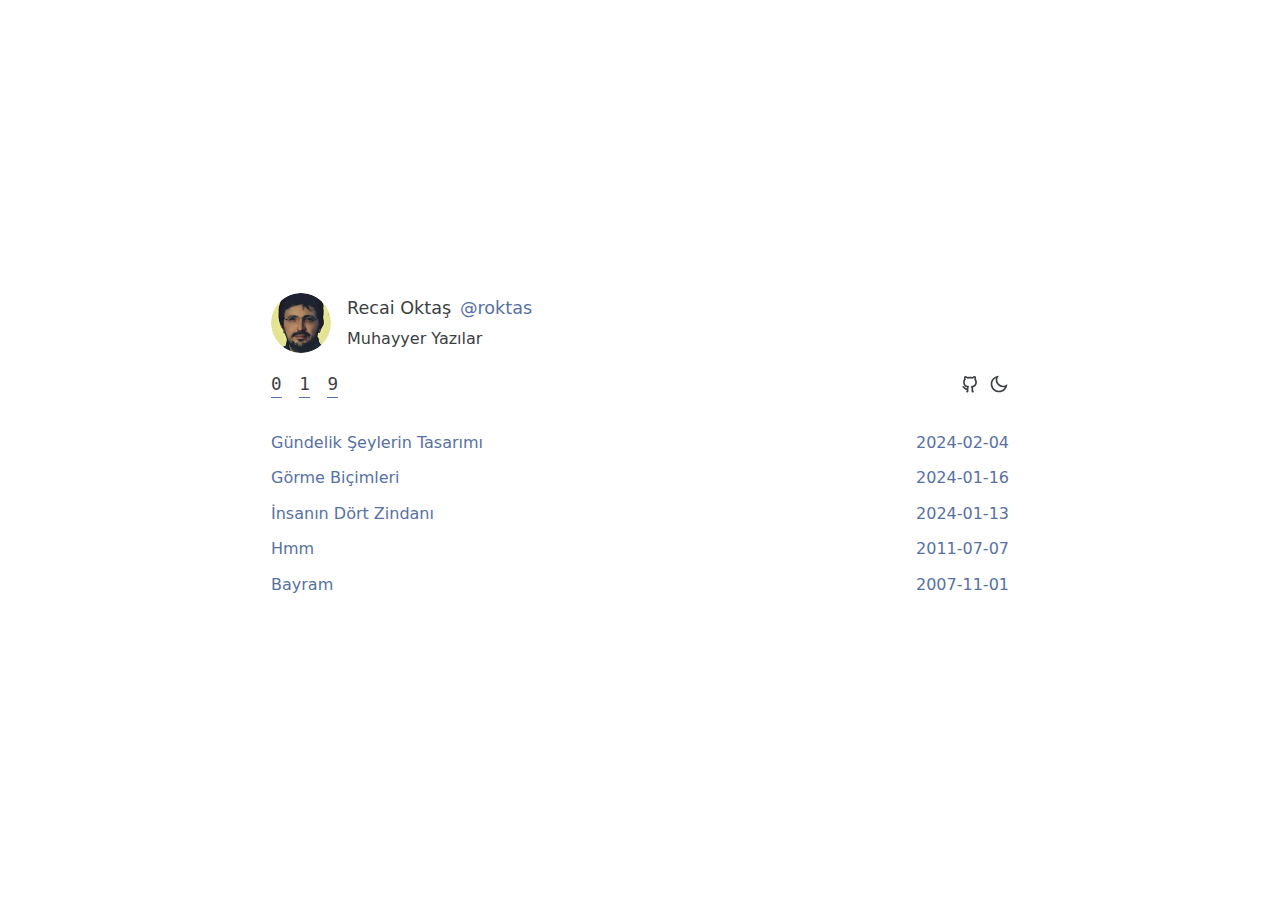
<file: index.html>
<!doctype html><html lang=tr><head><meta charset=utf-8><meta content="width=device-width,initial-scale=1.0" name=viewport><meta content="light dark" name=color-scheme><meta content="Recai Oktaş" name=description><title>roktas</title><link href=/img/favicon-32x32.png rel=icon sizes=32x32 type=image/png><link href=/img/favicon-16x16.png rel=icon sizes=16x16 type=image/png><link href=/img/apple-touch-icon.png rel=apple-touch-icon sizes=180x180><style>body{--primary-color:#5871a2;--primary-pale-color:#5871a210;--text-color:#3c4043;--text-pale-color:#94969f;--bg-color:#fff;--highlight-mark-color:#5f75b045;--callout-note-color:#5871a2;--callout-important-color:#8062b0;--callout-warning-color:#936e51;--callout-alert-color:#bc5252;--callout-question-color:#477389;--callout-tip-color:#3c8460}body.dark{--primary-color:#5d77ac;--primary-pale-color:#5d77ac20;--text-color:#9197a5;--text-pale-color:#747983;--bg-color:#202124;--highlight-mark-color:#5f75b045;--callout-note-color:#5d77ac;--callout-important-color:#8062b0;--callout-warning-color:#936e51;--callout-alert-color:#bc5252;--callout-question-color:#477389;--callout-tip-color:#3c8460}body{--main-font:ui-sans-serif,system-ui,-apple-system,BlinkMacSystemFont,"Segoe UI",Roboto,"Helvetica Neue",Arial,"Noto Sans",sans-serif,"Apple Color Emoji","Segoe UI Emoji","Segoe UI Symbol","Noto Color Emoji";--code-font:ui-monospace,SFMono-Regular,Menlo,Monaco,Consolas,"Liberation Mono","Courier New",monospace;--homepage-max-width:768px;--main-max-width:768px;--avatar-size:60px;--icon-size:20px;--homepage-font-size:16px;--homepage-line-height:1.75;--paragraph-font-size:16px;--paragraph-line-height:1.75;--aside-font-size:15px;--img-border-radius:0;--dark-mode-img-brightness:.75;--dark-mode-chart-brightness:.75;--inline-code-border-radius:2px;--inline-code-bg-color:var(--primary-pale-color);--block-code-border-radius:0;--block-code-border-color:var(--primary-color);--detail-border-color:var(--primary-color)}</style><link href=/main.css rel=stylesheet><body class=homepage><script>const theme=sessionStorage.getItem('theme');const match=window.matchMedia("(prefers-color-scheme: dark)").matches;if(theme&&theme=='dark'||!theme&&match){document.body.classList.add('dark');const a=document.querySelector('link#hl');if(a)a.href='/hl-dark.css'}</script><div id=wrapper><main><section id=info><img alt=avatar src=/images/roktas.png><div id=text><div><span id=name>Recai Oktaş</span><span id=id>@roktas</span></div><div id=bio>Muhayyer Yazılar</div></div></section><section id=links><div id=left><a title="Genel içerik" class=instant href=/0><code>0</code></a><a title="Teknik içerik" class=instant href=/1><code>1</code></a><a title="Okuma notları" class=instant href=/9><code>9</code></a></div><div id=right><a rel="noreferrer noopener" aria-label=Github href=https://github.com/roktas target=_blank> <svg viewbox="0 0 24 24" height=20 width=20 xmlns=http://www.w3.org/2000/svg><path d="M5.88401 18.6531C5.58404 18.4523 5.32587 18.1972 5.0239 17.8366C4.91473 17.7062 4.47283 17.1521 4.55811 17.258C4.09533 16.6831 3.80296 16.4168 3.50156 16.3087C2.9817 16.1223 2.7114 15.5497 2.89784 15.0298C3.08428 14.51 3.65685 14.2397 4.17672 14.4261C4.92936 14.696 5.43847 15.1609 6.12425 16.0141C6.03025 15.8972 6.46364 16.4408 6.55731 16.5526C6.74784 16.7802 6.88732 16.918 6.99629 16.9909C7.20118 17.128 7.58451 17.1871 8.14709 17.1308C8.17065 16.7487 8.24136 16.378 8.34919 16.0355C5.38097 15.3101 3.70116 13.3949 3.70116 9.63947C3.70116 8.4006 4.0704 7.28368 4.75917 6.34756C4.5415 5.45368 4.57433 4.37259 5.06092 3.15611C5.1725 2.87715 5.40361 2.66314 5.69031 2.57328C5.77242 2.54949 5.81791 2.5389 5.89878 2.52648C6.70167 2.40319 7.83573 2.69681 9.31449 3.62311C10.181 3.41855 11.0885 3.31476 12.0012 3.31476C12.9129 3.31476 13.8196 3.41835 14.6854 3.62253C16.1619 2.68976 17.2986 2.39625 18.1072 2.52627C18.1919 2.53988 18.2645 2.55758 18.3249 2.57741C18.6059 2.66967 18.8316 2.88155 18.9414 3.15611C19.4279 4.37232 19.4608 5.45319 19.2433 6.34695C19.9342 7.28313 20.3012 8.39184 20.3012 9.63947C20.3012 13.3966 18.627 15.3046 15.6588 16.0318C15.7837 16.4467 15.8496 16.9103 15.8496 17.4118C15.8496 18.0763 15.8471 18.7108 15.8424 19.4223C15.8412 19.6124 15.8397 19.8156 15.8375 20.1279C16.2129 20.2107 16.5229 20.5074 16.6031 20.9086C16.7114 21.4502 16.3602 21.977 15.8186 22.0853C14.6794 22.3132 13.8353 21.5535 13.8353 20.5608C13.8353 20.4705 13.836 20.3414 13.8375 20.1142C13.8398 19.8012 13.8412 19.5987 13.8425 19.4092C13.8471 18.7017 13.8496 18.0714 13.8496 17.4118C13.8496 16.7145 13.6664 16.26 13.4237 16.0508C12.7627 15.481 13.0977 14.3971 13.965 14.2996C16.9314 13.9663 18.3012 12.8174 18.3012 9.63947C18.3012 8.68484 17.9893 7.89547 17.3881 7.23534C17.1301 6.95209 17.0567 6.54634 17.199 6.19062C17.3647 5.77639 17.4354 5.2336 17.2941 4.57678L17.2847 4.57944C16.7928 4.71861 16.1744 5.01956 15.4261 5.52826C15.182 5.69413 14.8772 5.74377 14.5932 5.66388C13.7729 5.43319 12.8913 5.31476 12.0012 5.31476C11.111 5.31476 10.2294 5.43319 9.40916 5.66388C9.12662 5.74335 8.82344 5.69468 8.57997 5.53077C7.8274 5.02414 7.2056 4.72355 6.71079 4.58352C6.56735 5.23672 6.63814 5.77758 6.80336 6.19062C6.94565 6.54634 6.87219 6.95209 6.61423 7.23534C6.01715 7.89096 5.70116 8.69352 5.70116 9.63947C5.70116 12.8114 7.07225 13.9681 10.023 14.2996C10.8883 14.3969 11.2246 15.4767 10.5675 16.048C10.3751 16.2153 10.1384 16.7799 10.1384 17.4118V20.5608C10.1384 21.5472 9.30356 22.2866 8.17878 22.0898C7.63476 21.9946 7.27093 21.4764 7.36613 20.9324C7.43827 20.5201 7.75331 20.2114 8.13841 20.1274V19.1379C7.22829 19.1991 6.47656 19.0496 5.88401 18.6531Z" fill=currentColor></path></svg> </a><button aria-label="theme switch" data-moon-icon='<svg xmlns="http://www.w3.org/2000/svg" viewBox="0 0 24 24" width="20" height="20"><path d="M10 7C10 10.866 13.134 14 17 14C18.9584 14 20.729 13.1957 21.9995 11.8995C22 11.933 22 11.9665 22 12C22 17.5228 17.5228 22 12 22C6.47715 22 2 17.5228 2 12C2 6.47715 6.47715 2 12 2C12.0335 2 12.067 2 12.1005 2.00049C10.8043 3.27098 10 5.04157 10 7ZM4 12C4 16.4183 7.58172 20 12 20C15.0583 20 17.7158 18.2839 19.062 15.7621C18.3945 15.9187 17.7035 16 17 16C12.0294 16 8 11.9706 8 7C8 6.29648 8.08133 5.60547 8.2379 4.938C5.71611 6.28423 4 8.9417 4 12Z" fill="currentColor"></path></svg>' data-sun-icon='<svg xmlns="http://www.w3.org/2000/svg" viewBox="0 0 24 24" width="20" height="20"><path d="M12 18C8.68629 18 6 15.3137 6 12C6 8.68629 8.68629 6 12 6C15.3137 6 18 8.68629 18 12C18 15.3137 15.3137 18 12 18ZM12 16C14.2091 16 16 14.2091 16 12C16 9.79086 14.2091 8 12 8C9.79086 8 8 9.79086 8 12C8 14.2091 9.79086 16 12 16ZM11 1H13V4H11V1ZM11 20H13V23H11V20ZM3.51472 4.92893L4.92893 3.51472L7.05025 5.63604L5.63604 7.05025L3.51472 4.92893ZM16.9497 18.364L18.364 16.9497L20.4853 19.0711L19.0711 20.4853L16.9497 18.364ZM19.0711 3.51472L20.4853 4.92893L18.364 7.05025L16.9497 5.63604L19.0711 3.51472ZM5.63604 16.9497L7.05025 18.364L4.92893 20.4853L3.51472 19.0711L5.63604 16.9497ZM23 11V13H20V11H23ZM4 11V13H1V11H4Z" fill="currentColor"></path></svg>' id=theme-toggle><svg viewbox="0 0 24 24" height=20 width=20 xmlns=http://www.w3.org/2000/svg><path d="M10 7C10 10.866 13.134 14 17 14C18.9584 14 20.729 13.1957 21.9995 11.8995C22 11.933 22 11.9665 22 12C22 17.5228 17.5228 22 12 22C6.47715 22 2 17.5228 2 12C2 6.47715 6.47715 2 12 2C12.0335 2 12.067 2 12.1005 2.00049C10.8043 3.27098 10 5.04157 10 7ZM4 12C4 16.4183 7.58172 20 12 20C15.0583 20 17.7158 18.2839 19.062 15.7621C18.3945 15.9187 17.7035 16 17 16C12.0294 16 8 11.9706 8 7C8 6.29648 8.08133 5.60547 8.2379 4.938C5.71611 6.28423 4 8.9417 4 12Z" fill=currentColor></path></svg></button></div></section><section class=layout-list><div class=post-list><a class="post instant" href=https://roktas.dev/9/norman-2017/> <span>Gündelik Şeylerin Tasarımı</span> <span class=line></span> <span class=date>2024-02-04</span> </a><a class="post instant" href=https://roktas.dev/9/berger-2023/> <span>Görme Biçimleri</span> <span class=line></span> <span class=date>2024-01-16</span> </a><a class="post instant" href=https://roktas.dev/9/seriati-2023/> <span>İnsanın Dört Zindanı</span> <span class=line></span> <span class=date>2024-01-13</span> </a><a class="post instant" href=https://roktas.dev/0/hmm/> <span>Hmm</span> <span class=line></span> <span class=date>2011-07-07</span> </a><a class="post instant" href=https://roktas.dev/1/bayram/> <span>Bayram</span> <span class=line></span> <span class=date>2007-11-01</span> </a></div></section></main></div><script src=/js/lightense.min.js></script><script src=/js/main.js></script>
</file>
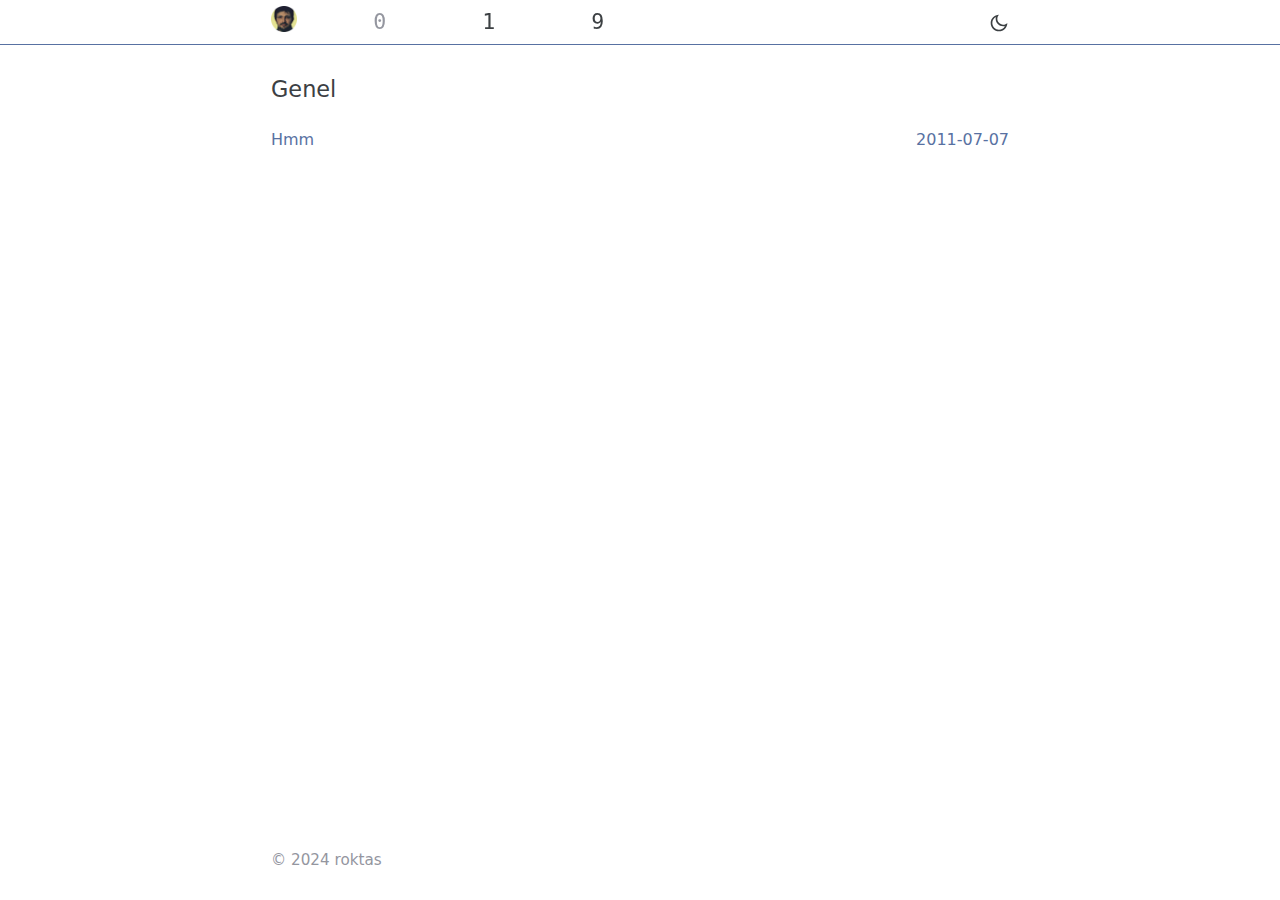
<file: 0/index.html>
<!doctype html><html lang=tr><head><meta charset=utf-8><meta content="width=device-width,initial-scale=1.0" name=viewport><meta content="light dark" name=color-scheme><meta content="Teknik içerikli olmayan yazılar" name=description><title>Genel</title><link href=/img/favicon-32x32.png rel=icon sizes=32x32 type=image/png><link href=/img/favicon-16x16.png rel=icon sizes=16x16 type=image/png><link href=/img/apple-touch-icon.png rel=apple-touch-icon sizes=180x180><style>body{--primary-color:#5871a2;--primary-pale-color:#5871a210;--text-color:#3c4043;--text-pale-color:#94969f;--bg-color:#fff;--highlight-mark-color:#5f75b045;--callout-note-color:#5871a2;--callout-important-color:#8062b0;--callout-warning-color:#936e51;--callout-alert-color:#bc5252;--callout-question-color:#477389;--callout-tip-color:#3c8460}body.dark{--primary-color:#5d77ac;--primary-pale-color:#5d77ac20;--text-color:#9197a5;--text-pale-color:#747983;--bg-color:#202124;--highlight-mark-color:#5f75b045;--callout-note-color:#5d77ac;--callout-important-color:#8062b0;--callout-warning-color:#936e51;--callout-alert-color:#bc5252;--callout-question-color:#477389;--callout-tip-color:#3c8460}body{--main-font:ui-sans-serif,system-ui,-apple-system,BlinkMacSystemFont,"Segoe UI",Roboto,"Helvetica Neue",Arial,"Noto Sans",sans-serif,"Apple Color Emoji","Segoe UI Emoji","Segoe UI Symbol","Noto Color Emoji";--code-font:ui-monospace,SFMono-Regular,Menlo,Monaco,Consolas,"Liberation Mono","Courier New",monospace;--homepage-max-width:768px;--main-max-width:768px;--avatar-size:60px;--icon-size:20px;--homepage-font-size:16px;--homepage-line-height:1.75;--paragraph-font-size:16px;--paragraph-line-height:1.75;--aside-font-size:15px;--img-border-radius:0;--dark-mode-img-brightness:.75;--dark-mode-chart-brightness:.75;--inline-code-border-radius:2px;--inline-code-bg-color:var(--primary-pale-color);--block-code-border-radius:0;--block-code-border-color:var(--primary-color);--detail-border-color:var(--primary-color)}</style><link href=/main.css rel=stylesheet><body class=blog><script>const theme=sessionStorage.getItem('theme');const match=window.matchMedia("(prefers-color-scheme: dark)").matches;if(theme&&theme=='dark'||!theme&&match){document.body.classList.add('dark');const a=document.querySelector('link#hl');if(a)a.href='/hl-dark.css'}</script><header class=blur><div id=header-wrapper><nav><a class=instant href=/><img alt=avatar src=/images/roktas.png></a><button aria-label="toggle expand" class=separator id=toggler></button><span class="wrap left fold">{</span><div class=instant-group><span class=link-inactive><code>0</code></span><a class="instant fold" href=/0><code>0</code></a><span class="wrap-separator fold">,</span></div><div class=instant-group><a class=instant href=/1><code>1</code></a><span class="wrap-separator fold">,</span></div><div class=instant-group><a class=instant href=/9><code>9</code></a></div><span class="wrap right fold">} ;</span></nav><div id=btns><button aria-label="theme switch" data-moon-icon='<svg xmlns="http://www.w3.org/2000/svg" viewBox="0 0 24 24" width="20" height="20"><path d="M10 7C10 10.866 13.134 14 17 14C18.9584 14 20.729 13.1957 21.9995 11.8995C22 11.933 22 11.9665 22 12C22 17.5228 17.5228 22 12 22C6.47715 22 2 17.5228 2 12C2 6.47715 6.47715 2 12 2C12.0335 2 12.067 2 12.1005 2.00049C10.8043 3.27098 10 5.04157 10 7ZM4 12C4 16.4183 7.58172 20 12 20C15.0583 20 17.7158 18.2839 19.062 15.7621C18.3945 15.9187 17.7035 16 17 16C12.0294 16 8 11.9706 8 7C8 6.29648 8.08133 5.60547 8.2379 4.938C5.71611 6.28423 4 8.9417 4 12Z" fill="currentColor"></path></svg>' data-sun-icon='<svg xmlns="http://www.w3.org/2000/svg" viewBox="0 0 24 24" width="20" height="20"><path d="M12 18C8.68629 18 6 15.3137 6 12C6 8.68629 8.68629 6 12 6C15.3137 6 18 8.68629 18 12C18 15.3137 15.3137 18 12 18ZM12 16C14.2091 16 16 14.2091 16 12C16 9.79086 14.2091 8 12 8C9.79086 8 8 9.79086 8 12C8 14.2091 9.79086 16 12 16ZM11 1H13V4H11V1ZM11 20H13V23H11V20ZM3.51472 4.92893L4.92893 3.51472L7.05025 5.63604L5.63604 7.05025L3.51472 4.92893ZM16.9497 18.364L18.364 16.9497L20.4853 19.0711L19.0711 20.4853L16.9497 18.364ZM19.0711 3.51472L20.4853 4.92893L18.364 7.05025L16.9497 5.63604L19.0711 3.51472ZM5.63604 16.9497L7.05025 18.364L4.92893 20.4853L3.51472 19.0711L5.63604 16.9497ZM23 11V13H20V11H23ZM4 11V13H1V11H4Z" fill="currentColor"></path></svg>' id=theme-toggle><svg viewbox="0 0 24 24" height=20 width=20 xmlns=http://www.w3.org/2000/svg><path d="M10 7C10 10.866 13.134 14 17 14C18.9584 14 20.729 13.1957 21.9995 11.8995C22 11.933 22 11.9665 22 12C22 17.5228 17.5228 22 12 22C6.47715 22 2 17.5228 2 12C2 6.47715 6.47715 2 12 2C12.0335 2 12.067 2 12.1005 2.00049C10.8043 3.27098 10 5.04157 10 7ZM4 12C4 16.4183 7.58172 20 12 20C15.0583 20 17.7158 18.2839 19.062 15.7621C18.3945 15.9187 17.7035 16 17 16C12.0294 16 8 11.9706 8 7C8 6.29648 8.08133 5.60547 8.2379 4.938C5.71611 6.28423 4 8.9417 4 12Z" fill=currentColor></path></svg></button></div></div></header><div id=wrapper><main class=layout-list><div class=post-list><div class=post-list-title>Genel</div><a class="post instant" href=https://roktas.dev/0/hmm/> <span>Hmm</span> <span class=date>2011-07-07</span> </a></div></main><footer><div class=copyright><p>© 2024 roktas</div></footer></div><script src=/js/main.js></script>
</file>
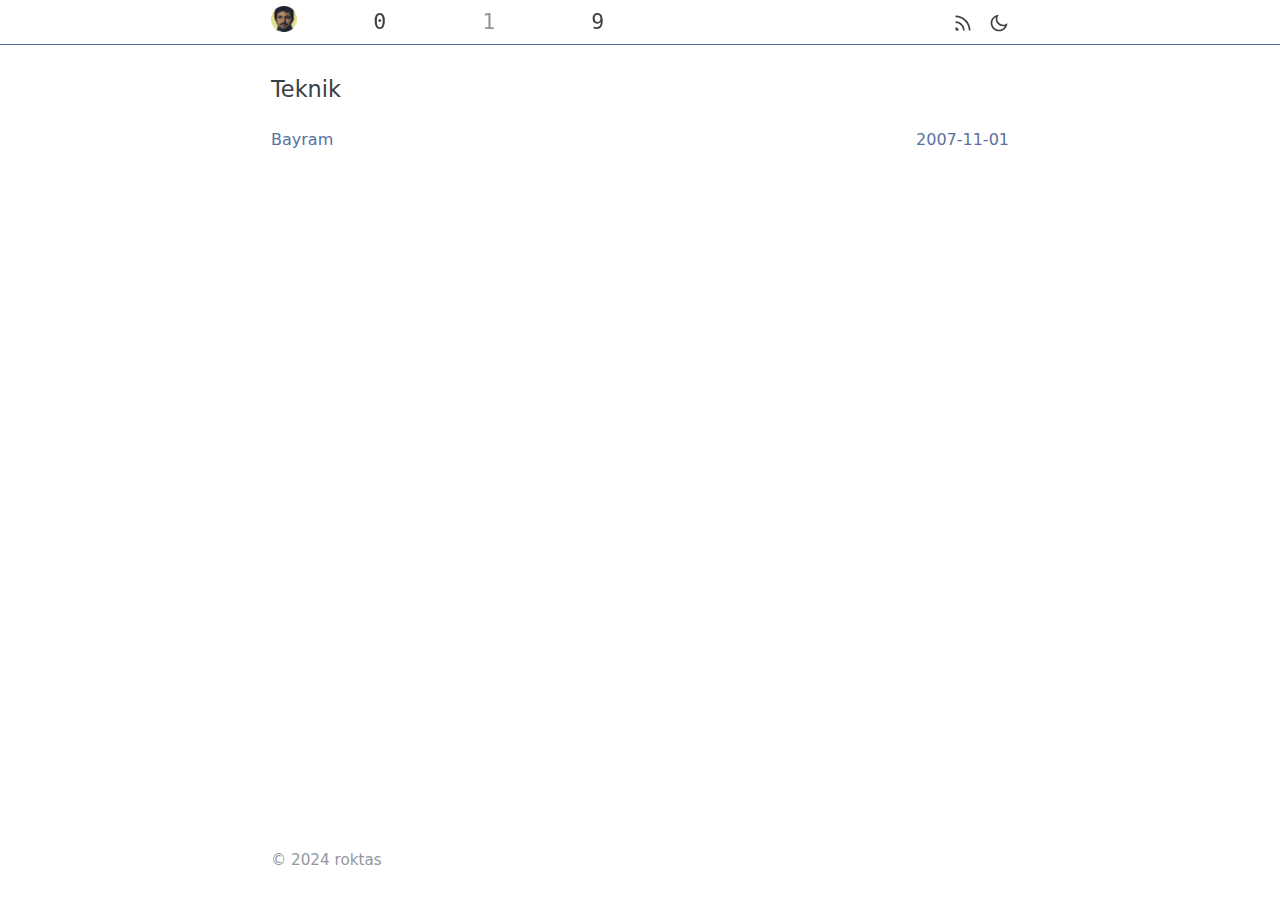
<file: 1/index.html>
<!doctype html><html lang=tr><head><meta charset=utf-8><meta content="width=device-width,initial-scale=1.0" name=viewport><meta content="light dark" name=color-scheme><meta content="Teknik içerikli yazılar" name=description><title>Teknik</title><link href=/img/favicon-32x32.png rel=icon sizes=32x32 type=image/png><link href=/img/favicon-16x16.png rel=icon sizes=16x16 type=image/png><link href=/img/apple-touch-icon.png rel=apple-touch-icon sizes=180x180><style>body{--primary-color:#5871a2;--primary-pale-color:#5871a210;--text-color:#3c4043;--text-pale-color:#94969f;--bg-color:#fff;--highlight-mark-color:#5f75b045;--callout-note-color:#5871a2;--callout-important-color:#8062b0;--callout-warning-color:#936e51;--callout-alert-color:#bc5252;--callout-question-color:#477389;--callout-tip-color:#3c8460}body.dark{--primary-color:#5d77ac;--primary-pale-color:#5d77ac20;--text-color:#9197a5;--text-pale-color:#747983;--bg-color:#202124;--highlight-mark-color:#5f75b045;--callout-note-color:#5d77ac;--callout-important-color:#8062b0;--callout-warning-color:#936e51;--callout-alert-color:#bc5252;--callout-question-color:#477389;--callout-tip-color:#3c8460}body{--main-font:ui-sans-serif,system-ui,-apple-system,BlinkMacSystemFont,"Segoe UI",Roboto,"Helvetica Neue",Arial,"Noto Sans",sans-serif,"Apple Color Emoji","Segoe UI Emoji","Segoe UI Symbol","Noto Color Emoji";--code-font:ui-monospace,SFMono-Regular,Menlo,Monaco,Consolas,"Liberation Mono","Courier New",monospace;--homepage-max-width:768px;--main-max-width:768px;--avatar-size:60px;--icon-size:20px;--homepage-font-size:16px;--homepage-line-height:1.75;--paragraph-font-size:16px;--paragraph-line-height:1.75;--aside-font-size:15px;--img-border-radius:0;--dark-mode-img-brightness:.75;--dark-mode-chart-brightness:.75;--inline-code-border-radius:2px;--inline-code-bg-color:var(--primary-pale-color);--block-code-border-radius:0;--block-code-border-color:var(--primary-color);--detail-border-color:var(--primary-color)}</style><link href=/main.css rel=stylesheet><body class=blog><script>const theme=sessionStorage.getItem('theme');const match=window.matchMedia("(prefers-color-scheme: dark)").matches;if(theme&&theme=='dark'||!theme&&match){document.body.classList.add('dark');const a=document.querySelector('link#hl');if(a)a.href='/hl-dark.css'}</script><header class=blur><div id=header-wrapper><nav><a class=instant href=/><img alt=avatar src=/images/roktas.png></a><button aria-label="toggle expand" class=separator id=toggler></button><span class="wrap left fold">{</span><div class=instant-group><a class=instant href=/0><code>0</code></a><span class="wrap-separator fold">,</span></div><div class=instant-group><span class=link-inactive><code>1</code></span><a class="instant fold" href=/1><code>1</code></a><span class="wrap-separator fold">,</span></div><div class=instant-group><a class=instant href=/9><code>9</code></a></div><span class="wrap right fold">} ;</span></nav><div id=btns><a aria-label="rss feed" href=/1/feed.xml id=rss-btn><svg viewbox="0 0 24 24" height=20 width=20 xmlns=http://www.w3.org/2000/svg><path d="M3 17C5.20914 17 7 18.7909 7 21H3V17ZM3 10C9.07513 10 14 14.9249 14 21H12C12 16.0294 7.97056 12 3 12V10ZM3 3C12.9411 3 21 11.0589 21 21H19C19 12.1634 11.8366 5 3 5V3Z" fill=currentColor></path></svg></a><button aria-label="theme switch" data-moon-icon='<svg xmlns="http://www.w3.org/2000/svg" viewBox="0 0 24 24" width="20" height="20"><path d="M10 7C10 10.866 13.134 14 17 14C18.9584 14 20.729 13.1957 21.9995 11.8995C22 11.933 22 11.9665 22 12C22 17.5228 17.5228 22 12 22C6.47715 22 2 17.5228 2 12C2 6.47715 6.47715 2 12 2C12.0335 2 12.067 2 12.1005 2.00049C10.8043 3.27098 10 5.04157 10 7ZM4 12C4 16.4183 7.58172 20 12 20C15.0583 20 17.7158 18.2839 19.062 15.7621C18.3945 15.9187 17.7035 16 17 16C12.0294 16 8 11.9706 8 7C8 6.29648 8.08133 5.60547 8.2379 4.938C5.71611 6.28423 4 8.9417 4 12Z" fill="currentColor"></path></svg>' data-sun-icon='<svg xmlns="http://www.w3.org/2000/svg" viewBox="0 0 24 24" width="20" height="20"><path d="M12 18C8.68629 18 6 15.3137 6 12C6 8.68629 8.68629 6 12 6C15.3137 6 18 8.68629 18 12C18 15.3137 15.3137 18 12 18ZM12 16C14.2091 16 16 14.2091 16 12C16 9.79086 14.2091 8 12 8C9.79086 8 8 9.79086 8 12C8 14.2091 9.79086 16 12 16ZM11 1H13V4H11V1ZM11 20H13V23H11V20ZM3.51472 4.92893L4.92893 3.51472L7.05025 5.63604L5.63604 7.05025L3.51472 4.92893ZM16.9497 18.364L18.364 16.9497L20.4853 19.0711L19.0711 20.4853L16.9497 18.364ZM19.0711 3.51472L20.4853 4.92893L18.364 7.05025L16.9497 5.63604L19.0711 3.51472ZM5.63604 16.9497L7.05025 18.364L4.92893 20.4853L3.51472 19.0711L5.63604 16.9497ZM23 11V13H20V11H23ZM4 11V13H1V11H4Z" fill="currentColor"></path></svg>' id=theme-toggle><svg viewbox="0 0 24 24" height=20 width=20 xmlns=http://www.w3.org/2000/svg><path d="M10 7C10 10.866 13.134 14 17 14C18.9584 14 20.729 13.1957 21.9995 11.8995C22 11.933 22 11.9665 22 12C22 17.5228 17.5228 22 12 22C6.47715 22 2 17.5228 2 12C2 6.47715 6.47715 2 12 2C12.0335 2 12.067 2 12.1005 2.00049C10.8043 3.27098 10 5.04157 10 7ZM4 12C4 16.4183 7.58172 20 12 20C15.0583 20 17.7158 18.2839 19.062 15.7621C18.3945 15.9187 17.7035 16 17 16C12.0294 16 8 11.9706 8 7C8 6.29648 8.08133 5.60547 8.2379 4.938C5.71611 6.28423 4 8.9417 4 12Z" fill=currentColor></path></svg></button></div></div></header><dialog id=rss-mask><div><a href=https://roktas.dev/1/feed.xml>https://roktas.dev/1/feed.xml</a><button data-check-icon='<svg xmlns="http://www.w3.org/2000/svg" viewBox="0 0 24 24" width="20" height="20"><path d="M10.0007 15.1709L19.1931 5.97852L20.6073 7.39273L10.0007 17.9993L3.63672 11.6354L5.05093 10.2212L10.0007 15.1709Z" fill="currentColor"></path></svg>' data-copy-icon='<svg xmlns="http://www.w3.org/2000/svg" viewBox="0 0 24 24" width="20" height="20"><path d="M6.9998 6V3C6.9998 2.44772 7.44752 2 7.9998 2H19.9998C20.5521 2 20.9998 2.44772 20.9998 3V17C20.9998 17.5523 20.5521 18 19.9998 18H16.9998V20.9991C16.9998 21.5519 16.5499 22 15.993 22H4.00666C3.45059 22 3 21.5554 3 20.9991L3.0026 7.00087C3.0027 6.44811 3.45264 6 4.00942 6H6.9998ZM5.00242 8L5.00019 20H14.9998V8H5.00242ZM8.9998 6H16.9998V16H18.9998V4H8.9998V6Z" fill="currentColor"></path></svg>' aria-label=copy autofocus data-link=https://roktas.dev/1/feed.xml><svg viewbox="0 0 24 24" height=20 width=20 xmlns=http://www.w3.org/2000/svg><path d="M6.9998 6V3C6.9998 2.44772 7.44752 2 7.9998 2H19.9998C20.5521 2 20.9998 2.44772 20.9998 3V17C20.9998 17.5523 20.5521 18 19.9998 18H16.9998V20.9991C16.9998 21.5519 16.5499 22 15.993 22H4.00666C3.45059 22 3 21.5554 3 20.9991L3.0026 7.00087C3.0027 6.44811 3.45264 6 4.00942 6H6.9998ZM5.00242 8L5.00019 20H14.9998V8H5.00242ZM8.9998 6H16.9998V16H18.9998V4H8.9998V6Z" fill=currentColor></path></svg></button></div></dialog><div id=wrapper><main class=layout-list><div class=post-list><div class=post-list-title>Teknik</div><a class="post instant" href=https://roktas.dev/1/bayram/> <span>Bayram</span> <span class=date>2007-11-01</span> </a></div></main><footer><div class=copyright><p>© 2024 roktas</div></footer></div><script src=/js/main.js></script>
</file>
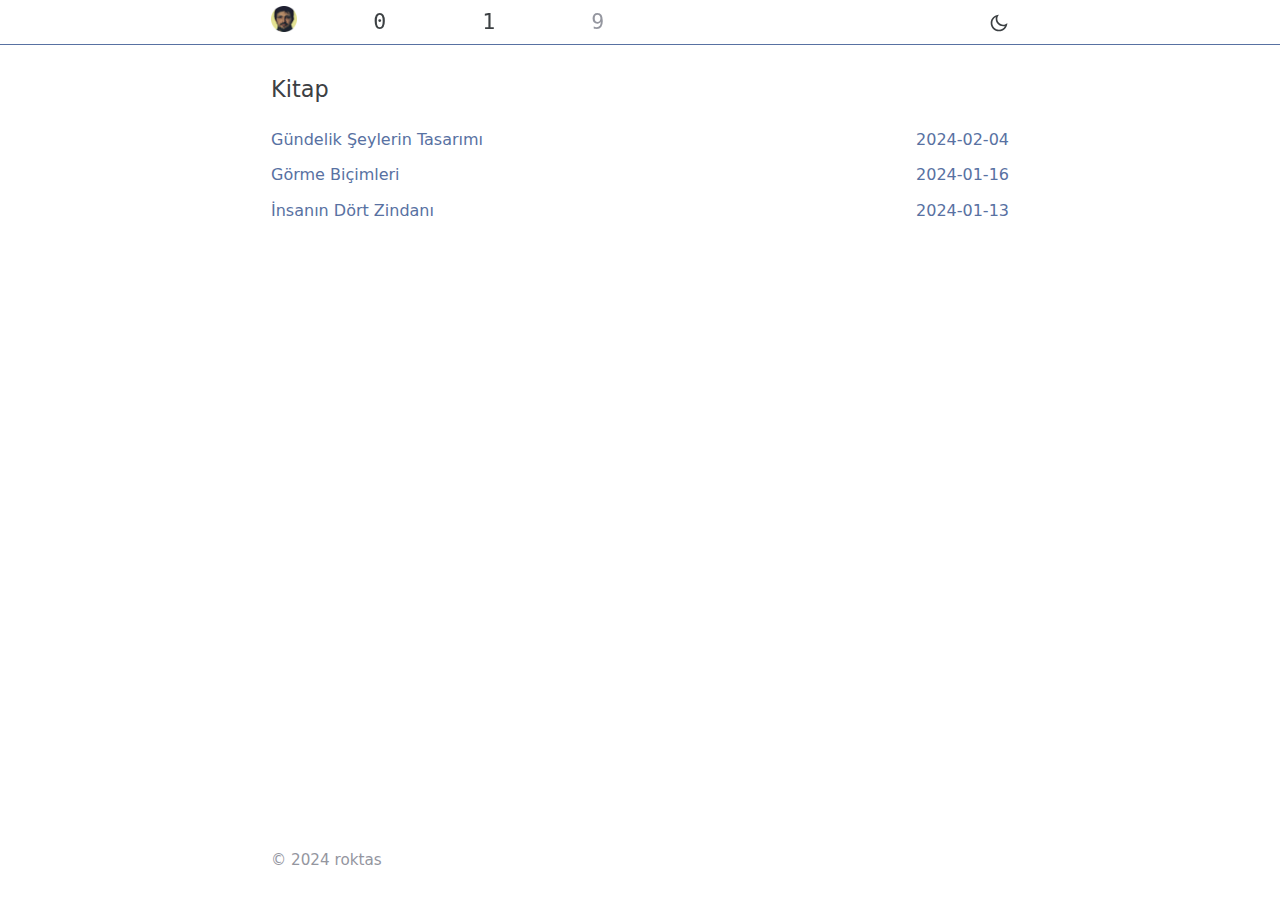
<file: 9/index.html>
<!doctype html><html lang=tr><head><meta charset=utf-8><meta content="width=device-width,initial-scale=1.0" name=viewport><meta content="light dark" name=color-scheme><meta content="Okuma notları" name=description><title>Kitap</title><link href=/img/favicon-32x32.png rel=icon sizes=32x32 type=image/png><link href=/img/favicon-16x16.png rel=icon sizes=16x16 type=image/png><link href=/img/apple-touch-icon.png rel=apple-touch-icon sizes=180x180><style>body{--primary-color:#5871a2;--primary-pale-color:#5871a210;--text-color:#3c4043;--text-pale-color:#94969f;--bg-color:#fff;--highlight-mark-color:#5f75b045;--callout-note-color:#5871a2;--callout-important-color:#8062b0;--callout-warning-color:#936e51;--callout-alert-color:#bc5252;--callout-question-color:#477389;--callout-tip-color:#3c8460}body.dark{--primary-color:#5d77ac;--primary-pale-color:#5d77ac20;--text-color:#9197a5;--text-pale-color:#747983;--bg-color:#202124;--highlight-mark-color:#5f75b045;--callout-note-color:#5d77ac;--callout-important-color:#8062b0;--callout-warning-color:#936e51;--callout-alert-color:#bc5252;--callout-question-color:#477389;--callout-tip-color:#3c8460}body{--main-font:ui-sans-serif,system-ui,-apple-system,BlinkMacSystemFont,"Segoe UI",Roboto,"Helvetica Neue",Arial,"Noto Sans",sans-serif,"Apple Color Emoji","Segoe UI Emoji","Segoe UI Symbol","Noto Color Emoji";--code-font:ui-monospace,SFMono-Regular,Menlo,Monaco,Consolas,"Liberation Mono","Courier New",monospace;--homepage-max-width:768px;--main-max-width:768px;--avatar-size:60px;--icon-size:20px;--homepage-font-size:16px;--homepage-line-height:1.75;--paragraph-font-size:16px;--paragraph-line-height:1.75;--aside-font-size:15px;--img-border-radius:0;--dark-mode-img-brightness:.75;--dark-mode-chart-brightness:.75;--inline-code-border-radius:2px;--inline-code-bg-color:var(--primary-pale-color);--block-code-border-radius:0;--block-code-border-color:var(--primary-color);--detail-border-color:var(--primary-color)}</style><link href=/main.css rel=stylesheet><body class=blog><script>const theme=sessionStorage.getItem('theme');const match=window.matchMedia("(prefers-color-scheme: dark)").matches;if(theme&&theme=='dark'||!theme&&match){document.body.classList.add('dark');const a=document.querySelector('link#hl');if(a)a.href='/hl-dark.css'}</script><header class=blur><div id=header-wrapper><nav><a class=instant href=/><img alt=avatar src=/images/roktas.png></a><button aria-label="toggle expand" class=separator id=toggler></button><span class="wrap left fold">{</span><div class=instant-group><a class=instant href=/0><code>0</code></a><span class="wrap-separator fold">,</span></div><div class=instant-group><a class=instant href=/1><code>1</code></a><span class="wrap-separator fold">,</span></div><div class=instant-group><span class=link-inactive><code>9</code></span><a class="instant fold" href=/9><code>9</code></a></div><span class="wrap right fold">} ;</span></nav><div id=btns><button aria-label="theme switch" data-moon-icon='<svg xmlns="http://www.w3.org/2000/svg" viewBox="0 0 24 24" width="20" height="20"><path d="M10 7C10 10.866 13.134 14 17 14C18.9584 14 20.729 13.1957 21.9995 11.8995C22 11.933 22 11.9665 22 12C22 17.5228 17.5228 22 12 22C6.47715 22 2 17.5228 2 12C2 6.47715 6.47715 2 12 2C12.0335 2 12.067 2 12.1005 2.00049C10.8043 3.27098 10 5.04157 10 7ZM4 12C4 16.4183 7.58172 20 12 20C15.0583 20 17.7158 18.2839 19.062 15.7621C18.3945 15.9187 17.7035 16 17 16C12.0294 16 8 11.9706 8 7C8 6.29648 8.08133 5.60547 8.2379 4.938C5.71611 6.28423 4 8.9417 4 12Z" fill="currentColor"></path></svg>' data-sun-icon='<svg xmlns="http://www.w3.org/2000/svg" viewBox="0 0 24 24" width="20" height="20"><path d="M12 18C8.68629 18 6 15.3137 6 12C6 8.68629 8.68629 6 12 6C15.3137 6 18 8.68629 18 12C18 15.3137 15.3137 18 12 18ZM12 16C14.2091 16 16 14.2091 16 12C16 9.79086 14.2091 8 12 8C9.79086 8 8 9.79086 8 12C8 14.2091 9.79086 16 12 16ZM11 1H13V4H11V1ZM11 20H13V23H11V20ZM3.51472 4.92893L4.92893 3.51472L7.05025 5.63604L5.63604 7.05025L3.51472 4.92893ZM16.9497 18.364L18.364 16.9497L20.4853 19.0711L19.0711 20.4853L16.9497 18.364ZM19.0711 3.51472L20.4853 4.92893L18.364 7.05025L16.9497 5.63604L19.0711 3.51472ZM5.63604 16.9497L7.05025 18.364L4.92893 20.4853L3.51472 19.0711L5.63604 16.9497ZM23 11V13H20V11H23ZM4 11V13H1V11H4Z" fill="currentColor"></path></svg>' id=theme-toggle><svg viewbox="0 0 24 24" height=20 width=20 xmlns=http://www.w3.org/2000/svg><path d="M10 7C10 10.866 13.134 14 17 14C18.9584 14 20.729 13.1957 21.9995 11.8995C22 11.933 22 11.9665 22 12C22 17.5228 17.5228 22 12 22C6.47715 22 2 17.5228 2 12C2 6.47715 6.47715 2 12 2C12.0335 2 12.067 2 12.1005 2.00049C10.8043 3.27098 10 5.04157 10 7ZM4 12C4 16.4183 7.58172 20 12 20C15.0583 20 17.7158 18.2839 19.062 15.7621C18.3945 15.9187 17.7035 16 17 16C12.0294 16 8 11.9706 8 7C8 6.29648 8.08133 5.60547 8.2379 4.938C5.71611 6.28423 4 8.9417 4 12Z" fill=currentColor></path></svg></button></div></div></header><div id=wrapper><main class=layout-list><div class=post-list><div class=post-list-title>Kitap</div><a class="post instant" href=https://roktas.dev/9/norman-2017/> <span>Gündelik Şeylerin Tasarımı</span> <span class=date>2024-02-04</span> </a><a class="post instant" href=https://roktas.dev/9/berger-2023/> <span>Görme Biçimleri</span> <span class=date>2024-01-16</span> </a><a class="post instant" href=https://roktas.dev/9/seriati-2023/> <span>İnsanın Dört Zindanı</span> <span class=date>2024-01-13</span> </a></div></main><footer><div class=copyright><p>© 2024 roktas</div></footer></div><script src=/js/main.js></script>
</file>
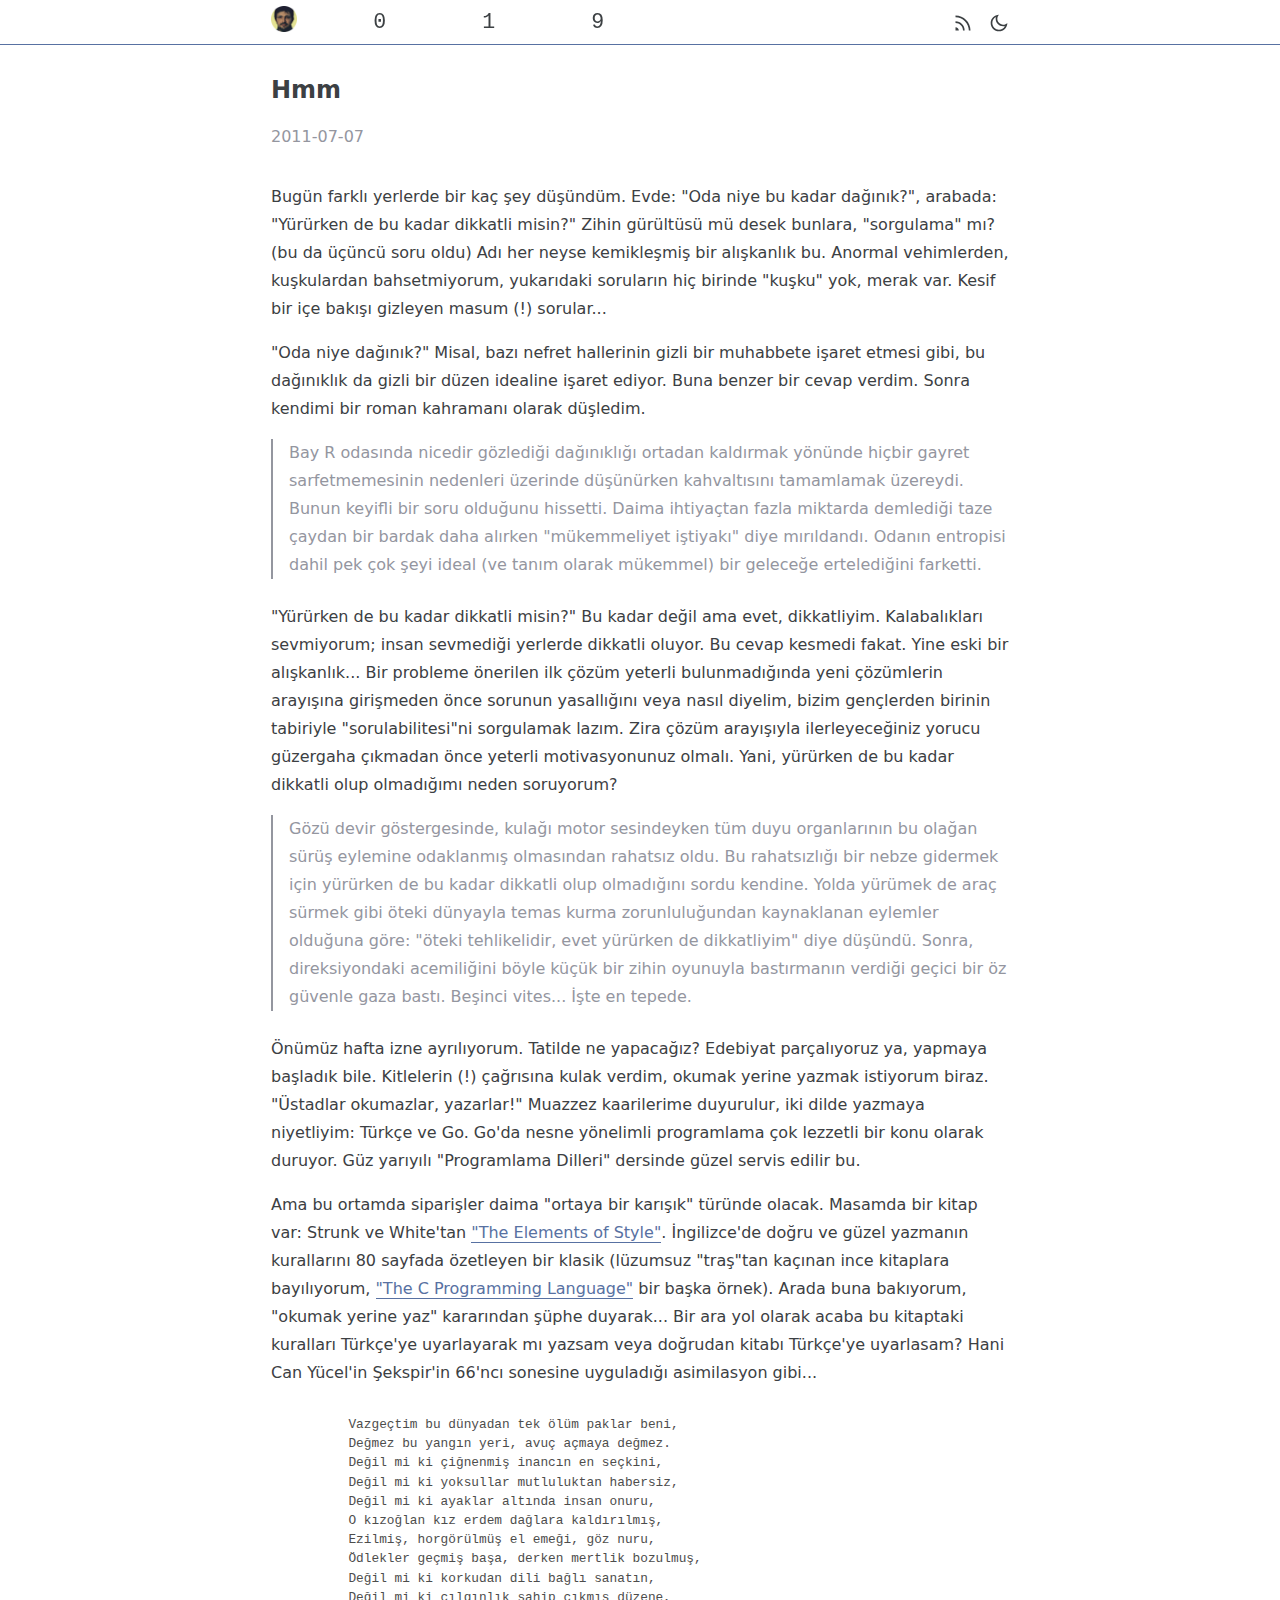
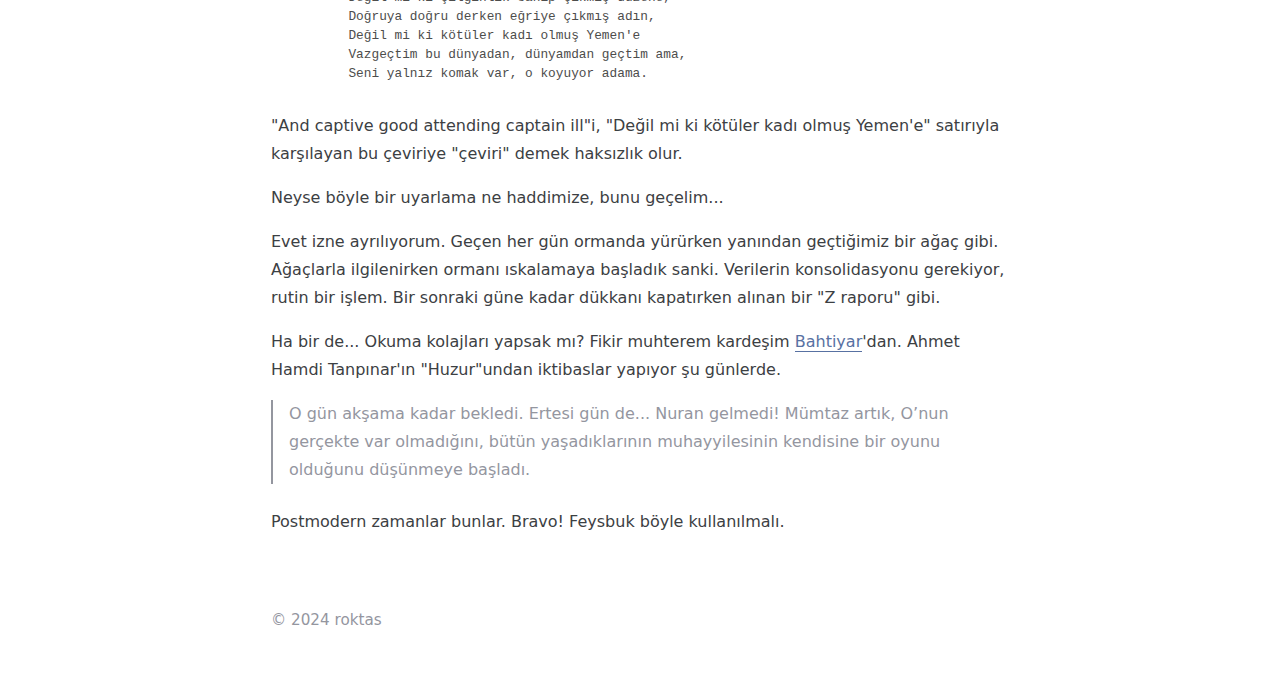
<file: 0/hmm/index.html>
<!doctype html><html lang=tr><head><meta charset=utf-8><meta content="width=device-width,initial-scale=1.0" name=viewport><meta content="light dark" name=color-scheme><title>Hmm</title><link href=/img/favicon-32x32.png rel=icon sizes=32x32 type=image/png><link href=/img/favicon-16x16.png rel=icon sizes=16x16 type=image/png><link href=/img/apple-touch-icon.png rel=apple-touch-icon sizes=180x180><style>body{--primary-color:#5871a2;--primary-pale-color:#5871a210;--text-color:#3c4043;--text-pale-color:#94969f;--bg-color:#fff;--highlight-mark-color:#5f75b045;--callout-note-color:#5871a2;--callout-important-color:#8062b0;--callout-warning-color:#936e51;--callout-alert-color:#bc5252;--callout-question-color:#477389;--callout-tip-color:#3c8460}body.dark{--primary-color:#5d77ac;--primary-pale-color:#5d77ac20;--text-color:#9197a5;--text-pale-color:#747983;--bg-color:#202124;--highlight-mark-color:#5f75b045;--callout-note-color:#5d77ac;--callout-important-color:#8062b0;--callout-warning-color:#936e51;--callout-alert-color:#bc5252;--callout-question-color:#477389;--callout-tip-color:#3c8460}body{--main-font:ui-sans-serif,system-ui,-apple-system,BlinkMacSystemFont,"Segoe UI",Roboto,"Helvetica Neue",Arial,"Noto Sans",sans-serif,"Apple Color Emoji","Segoe UI Emoji","Segoe UI Symbol","Noto Color Emoji";--code-font:ui-monospace,SFMono-Regular,Menlo,Monaco,Consolas,"Liberation Mono","Courier New",monospace;--homepage-max-width:768px;--main-max-width:768px;--avatar-size:60px;--icon-size:20px;--homepage-font-size:16px;--homepage-line-height:1.75;--paragraph-font-size:16px;--paragraph-line-height:1.75;--aside-font-size:15px;--img-border-radius:0;--dark-mode-img-brightness:.75;--dark-mode-chart-brightness:.75;--inline-code-border-radius:2px;--inline-code-bg-color:var(--primary-pale-color);--block-code-border-radius:0;--block-code-border-color:var(--primary-color);--detail-border-color:var(--primary-color)}</style><link href=/main.css rel=stylesheet><link href=/hl-light.css id=hl rel=stylesheet><body class=post><script>const theme=sessionStorage.getItem('theme');const match=window.matchMedia("(prefers-color-scheme: dark)").matches;if(theme&&theme=='dark'||!theme&&match){document.body.classList.add('dark');const a=document.querySelector('link#hl');if(a)a.href='/hl-dark.css'}</script><header class=blur><div id=header-wrapper><nav><a class=instant href=/><img alt=avatar src=/images/roktas.png></a><button aria-label="toggle expand" class=separator id=toggler></button><span class="wrap left fold">{</span><div class=instant-group><a class=instant href=/0><code>0</code></a><span class="wrap-separator fold">,</span></div><div class=instant-group><a class=instant href=/1><code>1</code></a><span class="wrap-separator fold">,</span></div><div class=instant-group><a class=instant href=/9><code>9</code></a></div><span class="wrap right fold">} ;</span></nav><div id=btns><a aria-label="rss feed" href=/1/feed.xml id=rss-btn><svg viewbox="0 0 24 24" height=20 width=20 xmlns=http://www.w3.org/2000/svg><path d="M3 17C5.20914 17 7 18.7909 7 21H3V17ZM3 10C9.07513 10 14 14.9249 14 21H12C12 16.0294 7.97056 12 3 12V10ZM3 3C12.9411 3 21 11.0589 21 21H19C19 12.1634 11.8366 5 3 5V3Z" fill=currentColor></path></svg></a><button aria-label="theme switch" data-moon-icon='<svg xmlns="http://www.w3.org/2000/svg" viewBox="0 0 24 24" width="20" height="20"><path d="M10 7C10 10.866 13.134 14 17 14C18.9584 14 20.729 13.1957 21.9995 11.8995C22 11.933 22 11.9665 22 12C22 17.5228 17.5228 22 12 22C6.47715 22 2 17.5228 2 12C2 6.47715 6.47715 2 12 2C12.0335 2 12.067 2 12.1005 2.00049C10.8043 3.27098 10 5.04157 10 7ZM4 12C4 16.4183 7.58172 20 12 20C15.0583 20 17.7158 18.2839 19.062 15.7621C18.3945 15.9187 17.7035 16 17 16C12.0294 16 8 11.9706 8 7C8 6.29648 8.08133 5.60547 8.2379 4.938C5.71611 6.28423 4 8.9417 4 12Z" fill="currentColor"></path></svg>' data-sun-icon='<svg xmlns="http://www.w3.org/2000/svg" viewBox="0 0 24 24" width="20" height="20"><path d="M12 18C8.68629 18 6 15.3137 6 12C6 8.68629 8.68629 6 12 6C15.3137 6 18 8.68629 18 12C18 15.3137 15.3137 18 12 18ZM12 16C14.2091 16 16 14.2091 16 12C16 9.79086 14.2091 8 12 8C9.79086 8 8 9.79086 8 12C8 14.2091 9.79086 16 12 16ZM11 1H13V4H11V1ZM11 20H13V23H11V20ZM3.51472 4.92893L4.92893 3.51472L7.05025 5.63604L5.63604 7.05025L3.51472 4.92893ZM16.9497 18.364L18.364 16.9497L20.4853 19.0711L19.0711 20.4853L16.9497 18.364ZM19.0711 3.51472L20.4853 4.92893L18.364 7.05025L16.9497 5.63604L19.0711 3.51472ZM5.63604 16.9497L7.05025 18.364L4.92893 20.4853L3.51472 19.0711L5.63604 16.9497ZM23 11V13H20V11H23ZM4 11V13H1V11H4Z" fill="currentColor"></path></svg>' id=theme-toggle><svg viewbox="0 0 24 24" height=20 width=20 xmlns=http://www.w3.org/2000/svg><path d="M10 7C10 10.866 13.134 14 17 14C18.9584 14 20.729 13.1957 21.9995 11.8995C22 11.933 22 11.9665 22 12C22 17.5228 17.5228 22 12 22C6.47715 22 2 17.5228 2 12C2 6.47715 6.47715 2 12 2C12.0335 2 12.067 2 12.1005 2.00049C10.8043 3.27098 10 5.04157 10 7ZM4 12C4 16.4183 7.58172 20 12 20C15.0583 20 17.7158 18.2839 19.062 15.7621C18.3945 15.9187 17.7035 16 17 16C12.0294 16 8 11.9706 8 7C8 6.29648 8.08133 5.60547 8.2379 4.938C5.71611 6.28423 4 8.9417 4 12Z" fill=currentColor></path></svg></button><button aria-label="table of content" id=toc-toggle><svg viewbox="0 0 24 24" height=20 width=20 xmlns=http://www.w3.org/2000/svg><path d="M3 4H21V6H3V4ZM3 11H15V13H3V11ZM3 18H21V20H3V18Z" fill=currentColor></path></svg></button></div></div></header><dialog id=rss-mask><div><a href=https://roktas.dev/1/feed.xml>https://roktas.dev/1/feed.xml</a><button data-check-icon='<svg xmlns="http://www.w3.org/2000/svg" viewBox="0 0 24 24" width="20" height="20"><path d="M10.0007 15.1709L19.1931 5.97852L20.6073 7.39273L10.0007 17.9993L3.63672 11.6354L5.05093 10.2212L10.0007 15.1709Z" fill="currentColor"></path></svg>' data-copy-icon='<svg xmlns="http://www.w3.org/2000/svg" viewBox="0 0 24 24" width="20" height="20"><path d="M6.9998 6V3C6.9998 2.44772 7.44752 2 7.9998 2H19.9998C20.5521 2 20.9998 2.44772 20.9998 3V17C20.9998 17.5523 20.5521 18 19.9998 18H16.9998V20.9991C16.9998 21.5519 16.5499 22 15.993 22H4.00666C3.45059 22 3 21.5554 3 20.9991L3.0026 7.00087C3.0027 6.44811 3.45264 6 4.00942 6H6.9998ZM5.00242 8L5.00019 20H14.9998V8H5.00242ZM8.9998 6H16.9998V16H18.9998V4H8.9998V6Z" fill="currentColor"></path></svg>' aria-label=copy autofocus data-link=https://roktas.dev/1/feed.xml><svg viewbox="0 0 24 24" height=20 width=20 xmlns=http://www.w3.org/2000/svg><path d="M6.9998 6V3C6.9998 2.44772 7.44752 2 7.9998 2H19.9998C20.5521 2 20.9998 2.44772 20.9998 3V17C20.9998 17.5523 20.5521 18 19.9998 18H16.9998V20.9991C16.9998 21.5519 16.5499 22 15.993 22H4.00666C3.45059 22 3 21.5554 3 20.9991L3.0026 7.00087C3.0027 6.44811 3.45264 6 4.00942 6H6.9998ZM5.00242 8L5.00019 20H14.9998V8H5.00242ZM8.9998 6H16.9998V16H18.9998V4H8.9998V6Z" fill=currentColor></path></svg></button></div></dialog><div id=wrapper><div id=blank></div><aside><button aria-label="back to top" id=back-to-top><svg viewbox="0 0 24 24" height=24 width=24 xmlns=http://www.w3.org/2000/svg><path d="M11.9997 10.8284L7.04996 15.7782L5.63574 14.364L11.9997 8L18.3637 14.364L16.9495 15.7782L11.9997 10.8284Z" fill=currentColor></path></svg></button></aside><main><div><div data-check-icon='<svg xmlns="http://www.w3.org/2000/svg" viewBox="0 0 24 24" width="20" height="20"><path d="M10.0007 15.1709L19.1931 5.97852L20.6073 7.39273L10.0007 17.9993L3.63672 11.6354L5.05093 10.2212L10.0007 15.1709Z" fill="currentColor"></path></svg>' data-copy-icon='<svg xmlns="http://www.w3.org/2000/svg" viewBox="0 0 24 24" width="20" height="20"><path d="M6.9998 6V3C6.9998 2.44772 7.44752 2 7.9998 2H19.9998C20.5521 2 20.9998 2.44772 20.9998 3V17C20.9998 17.5523 20.5521 18 19.9998 18H16.9998V20.9991C16.9998 21.5519 16.5499 22 15.993 22H4.00666C3.45059 22 3 21.5554 3 20.9991L3.0026 7.00087C3.0027 6.44811 3.45264 6 4.00942 6H6.9998ZM5.00242 8L5.00019 20H14.9998V8H5.00242ZM8.9998 6H16.9998V16H18.9998V4H8.9998V6Z" fill="currentColor"></path></svg>' id=copy-cfg style=display:none></div><article data-backlink-icon='<svg xmlns="http://www.w3.org/2000/svg" viewBox="0 0 24 24" width="20" height="20"><path d="M9.41421 8L18.0208 16.6066L16.6066 18.0208L8 9.41421V17H6V6H17V8H9.41421Z" fill="currentColor"></path></svg>' class=prose><h1>Hmm</h1><div id=post-info><div id=date><span id=publish>2011-07-07</span></div></div><p>Bugün farklı yerlerde bir kaç şey düşündüm. Evde: "Oda niye bu kadar dağınık?", arabada: "Yürürken de bu kadar dikkatli misin?" Zihin gürültüsü mü desek bunlara, "sorgulama" mı? (bu da üçüncü soru oldu) Adı her neyse kemikleşmiş bir alışkanlık bu. Anormal vehimlerden, kuşkulardan bahsetmiyorum, yukarıdaki soruların hiç birinde "kuşku" yok, merak var. Kesif bir içe bakışı gizleyen masum (!) sorular...<p>"Oda niye dağınık?" Misal, bazı nefret hallerinin gizli bir muhabbete işaret etmesi gibi, bu dağınıklık da gizli bir düzen idealine işaret ediyor. Buna benzer bir cevap verdim. Sonra kendimi bir roman kahramanı olarak düşledim.<blockquote><p>Bay R odasında nicedir gözlediği dağınıklığı ortadan kaldırmak yönünde hiçbir gayret sarfetmemesinin nedenleri üzerinde düşünürken kahvaltısını tamamlamak üzereydi. Bunun keyifli bir soru olduğunu hissetti. Daima ihtiyaçtan fazla miktarda demlediği taze çaydan bir bardak daha alırken "mükemmeliyet iştiyakı" diye mırıldandı. Odanın entropisi dahil pek çok şeyi ideal (ve tanım olarak mükemmel) bir geleceğe ertelediğini farketti.</blockquote><p>"Yürürken de bu kadar dikkatli misin?" Bu kadar değil ama evet, dikkatliyim. Kalabalıkları sevmiyorum; insan sevmediği yerlerde dikkatli oluyor. Bu cevap kesmedi fakat. Yine eski bir alışkanlık... Bir probleme önerilen ilk çözüm yeterli bulunmadığında yeni çözümlerin arayışına girişmeden önce sorunun yasallığını veya nasıl diyelim, bizim gençlerden birinin tabiriyle "sorulabilitesi"ni sorgulamak lazım. Zira çözüm arayışıyla ilerleyeceğiniz yorucu güzergaha çıkmadan önce yeterli motivasyonunuz olmalı. Yani, yürürken de bu kadar dikkatli olup olmadığımı neden soruyorum?<blockquote><p>Gözü devir göstergesinde, kulağı motor sesindeyken tüm duyu organlarının bu olağan sürüş eylemine odaklanmış olmasından rahatsız oldu. Bu rahatsızlığı bir nebze gidermek için yürürken de bu kadar dikkatli olup olmadığını sordu kendine. Yolda yürümek de araç sürmek gibi öteki dünyayla temas kurma zorunluluğundan kaynaklanan eylemler olduğuna göre: "öteki tehlikelidir, evet yürürken de dikkatliyim" diye düşündü. Sonra, direksiyondaki acemiliğini böyle küçük bir zihin oyunuyla bastırmanın verdiği geçici bir öz güvenle gaza bastı. Beşinci vites... İşte en tepede.</blockquote><p>Önümüz hafta izne ayrılıyorum. Tatilde ne yapacağız? Edebiyat parçalıyoruz ya, yapmaya başladık bile. Kitlelerin (!) çağrısına kulak verdim, okumak yerine yazmak istiyorum biraz. "Üstadlar okumazlar, yazarlar!" Muazzez kaarilerime duyurulur, iki dilde yazmaya niyetliyim: Türkçe ve Go. Go'da nesne yönelimli programlama çok lezzetli bir konu olarak duruyor. Güz yarıyılı "Programlama Dilleri" dersinde güzel servis edilir bu.<p>Ama bu ortamda siparişler daima "ortaya bir karışık" türünde olacak. Masamda bir kitap var: Strunk ve White'tan <a rel="nofollow noreferrer" href=http://en.wikipedia.org/wiki/The_Elements_of_Style>"The Elements of Style"</a>. İngilizce'de doğru ve güzel yazmanın kurallarını 80 sayfada özetleyen bir klasik (lüzumsuz "traş"tan kaçınan ince kitaplara bayılıyorum, <a rel="nofollow noreferrer" href=http://en.wikipedia.org/wiki/The_C_Programming_Language>"The C Programming Language"</a> bir başka örnek). Arada buna bakıyorum, "okumak yerine yaz" kararından şüphe duyarak... Bir ara yol olarak acaba bu kitaptaki kuralları Türkçe'ye uyarlayarak mı yazsam veya doğrudan kitabı Türkçe'ye uyarlasam? Hani Can Yücel'in Şekspir'in 66'ncı sonesine uyguladığı asimilasyon gibi...<pre class=z-code><code><span class="z-text z-plain">        Vazgeçtim bu dünyadan tek ölüm paklar beni,
</span><span class="z-text z-plain">        Değmez bu yangın yeri, avuç açmaya değmez.
</span><span class="z-text z-plain">        Değil mi ki çiğnenmiş inancın en seçkini,
</span><span class="z-text z-plain">        Değil mi ki yoksullar mutluluktan habersiz,
</span><span class="z-text z-plain">        Değil mi ki ayaklar altında insan onuru,
</span><span class="z-text z-plain">        O kızoğlan kız erdem dağlara kaldırılmış,
</span><span class="z-text z-plain">        Ezilmiş, horgörülmüş el emeği, göz nuru,
</span><span class="z-text z-plain">        Ödlekler geçmiş başa, derken mertlik bozulmuş,
</span><span class="z-text z-plain">        Değil mi ki korkudan dili bağlı sanatın,
</span><span class="z-text z-plain">        Değil mi ki çılgınlık sahip çıkmış düzene,
</span><span class="z-text z-plain">        Doğruya doğru derken eğriye çıkmış adın,
</span><span class="z-text z-plain">        Değil mi ki kötüler kadı olmuş Yemen'e
</span><span class="z-text z-plain">        Vazgeçtim bu dünyadan, dünyamdan geçtim ama,
</span><span class="z-text z-plain">        Seni yalnız komak var, o koyuyor adama.
</span></code></pre><p>"And captive good attending captain ill"i, "Değil mi ki kötüler kadı olmuş Yemen'e" satırıyla karşılayan bu çeviriye "çeviri" demek haksızlık olur.<p>Neyse böyle bir uyarlama ne haddimize, bunu geçelim...<p>Evet izne ayrılıyorum. Geçen her gün ormanda yürürken yanından geçtiğimiz bir ağaç gibi. Ağaçlarla ilgilenirken ormanı ıskalamaya başladık sanki. Verilerin konsolidasyonu gerekiyor, rutin bir işlem. Bir sonraki güne kadar dükkanı kapatırken alınan bir "Z raporu" gibi.<p>Ha bir de... Okuma kolajları yapsak mı? Fikir muhterem kardeşim <a rel="nofollow noreferrer" href=http://www.facebook.com/bsahaf>Bahtiyar</a>'dan. Ahmet Hamdi Tanpınar'ın "Huzur"undan iktibaslar yapıyor şu günlerde.<blockquote><p>O gün akşama kadar bekledi. Ertesi gün de... Nuran gelmedi! Mümtaz artık, O’nun gerçekte var olmadığını, bütün yaşadıklarının muhayyilesinin kendisine bir oyunu olduğunu düşünmeye başladı.</blockquote><p>Postmodern zamanlar bunlar. Bravo! Feysbuk böyle kullanılmalı.</article></div><footer><div class=copyright><p>© 2024 roktas</div></footer></main></div><script src=/js/lightense.min.js></script><script src=/js/main.js></script>
</file>
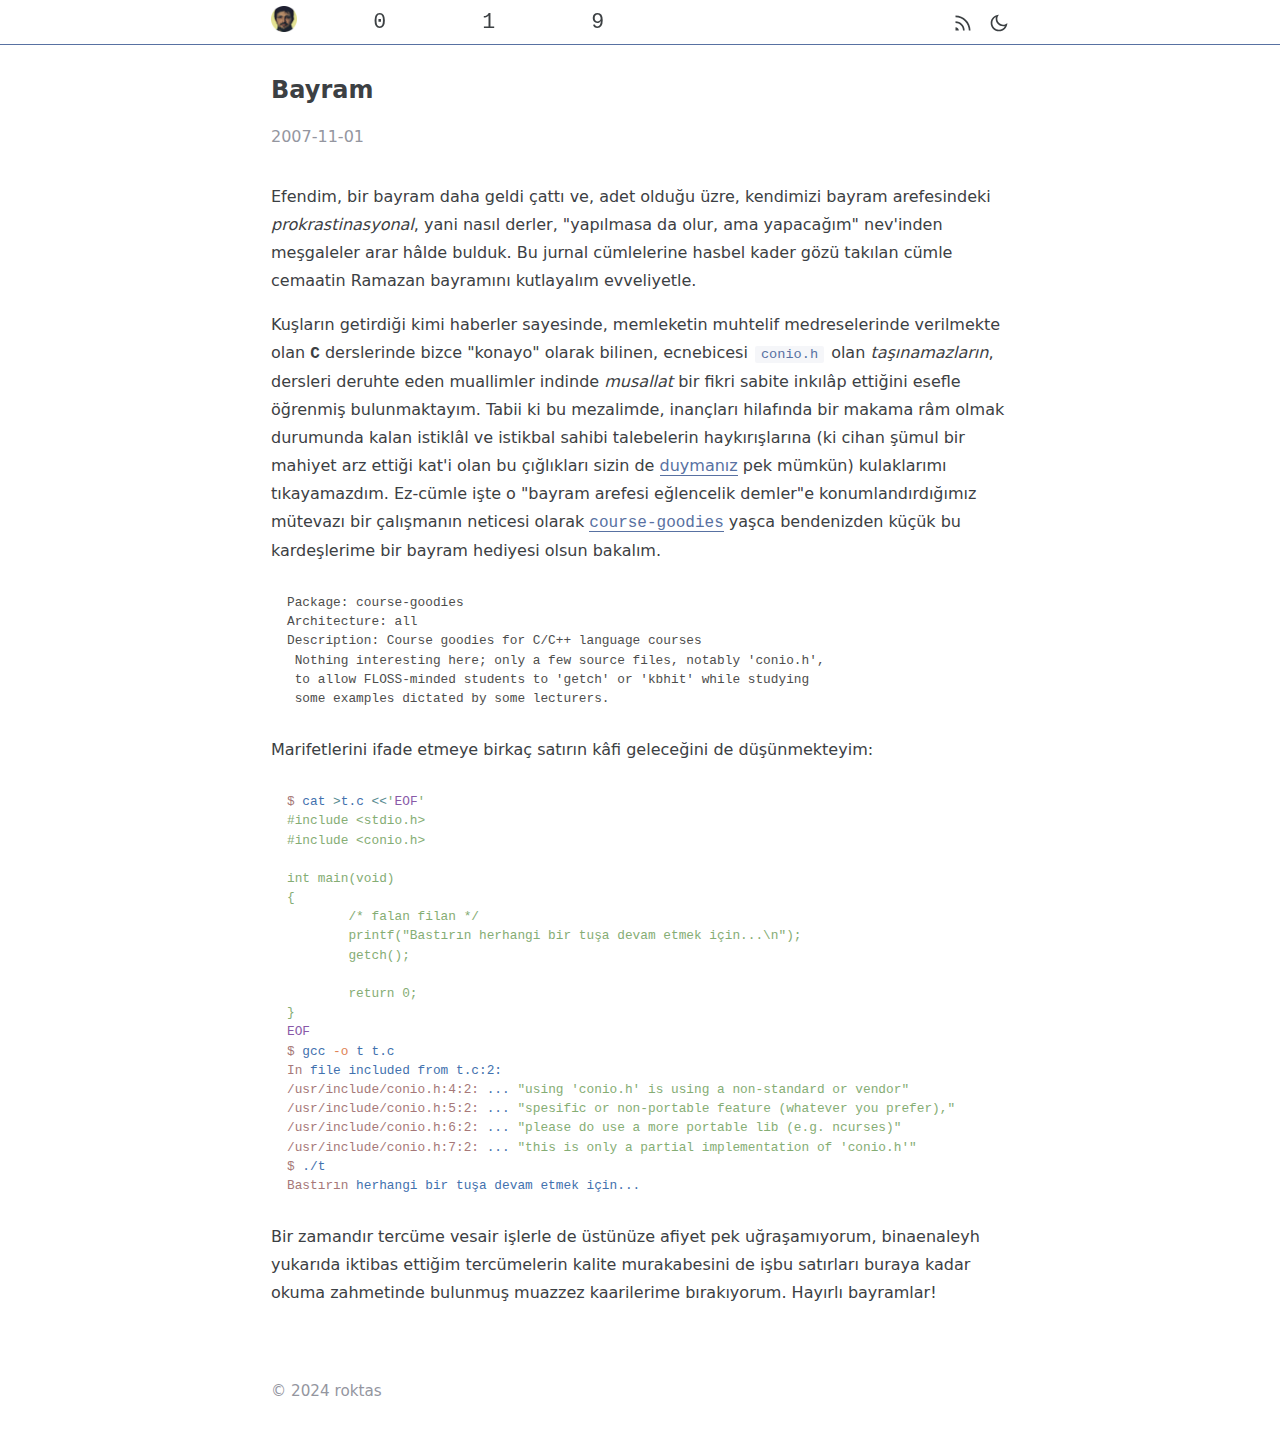
<file: 1/bayram/index.html>
<!doctype html><html lang=tr><head><meta charset=utf-8><meta content="width=device-width,initial-scale=1.0" name=viewport><meta content="light dark" name=color-scheme><title>Bayram</title><link href=/img/favicon-32x32.png rel=icon sizes=32x32 type=image/png><link href=/img/favicon-16x16.png rel=icon sizes=16x16 type=image/png><link href=/img/apple-touch-icon.png rel=apple-touch-icon sizes=180x180><style>body{--primary-color:#5871a2;--primary-pale-color:#5871a210;--text-color:#3c4043;--text-pale-color:#94969f;--bg-color:#fff;--highlight-mark-color:#5f75b045;--callout-note-color:#5871a2;--callout-important-color:#8062b0;--callout-warning-color:#936e51;--callout-alert-color:#bc5252;--callout-question-color:#477389;--callout-tip-color:#3c8460}body.dark{--primary-color:#5d77ac;--primary-pale-color:#5d77ac20;--text-color:#9197a5;--text-pale-color:#747983;--bg-color:#202124;--highlight-mark-color:#5f75b045;--callout-note-color:#5d77ac;--callout-important-color:#8062b0;--callout-warning-color:#936e51;--callout-alert-color:#bc5252;--callout-question-color:#477389;--callout-tip-color:#3c8460}body{--main-font:ui-sans-serif,system-ui,-apple-system,BlinkMacSystemFont,"Segoe UI",Roboto,"Helvetica Neue",Arial,"Noto Sans",sans-serif,"Apple Color Emoji","Segoe UI Emoji","Segoe UI Symbol","Noto Color Emoji";--code-font:ui-monospace,SFMono-Regular,Menlo,Monaco,Consolas,"Liberation Mono","Courier New",monospace;--homepage-max-width:768px;--main-max-width:768px;--avatar-size:60px;--icon-size:20px;--homepage-font-size:16px;--homepage-line-height:1.75;--paragraph-font-size:16px;--paragraph-line-height:1.75;--aside-font-size:15px;--img-border-radius:0;--dark-mode-img-brightness:.75;--dark-mode-chart-brightness:.75;--inline-code-border-radius:2px;--inline-code-bg-color:var(--primary-pale-color);--block-code-border-radius:0;--block-code-border-color:var(--primary-color);--detail-border-color:var(--primary-color)}</style><link href=/main.css rel=stylesheet><link href=/hl-light.css id=hl rel=stylesheet><body class=post><script>const theme=sessionStorage.getItem('theme');const match=window.matchMedia("(prefers-color-scheme: dark)").matches;if(theme&&theme=='dark'||!theme&&match){document.body.classList.add('dark');const a=document.querySelector('link#hl');if(a)a.href='/hl-dark.css'}</script><header class=blur><div id=header-wrapper><nav><a class=instant href=/><img alt=avatar src=/images/roktas.png></a><button aria-label="toggle expand" class=separator id=toggler></button><span class="wrap left fold">{</span><div class=instant-group><a class=instant href=/0><code>0</code></a><span class="wrap-separator fold">,</span></div><div class=instant-group><a class=instant href=/1><code>1</code></a><span class="wrap-separator fold">,</span></div><div class=instant-group><a class=instant href=/9><code>9</code></a></div><span class="wrap right fold">} ;</span></nav><div id=btns><a aria-label="rss feed" href=/1/feed.xml id=rss-btn><svg viewbox="0 0 24 24" height=20 width=20 xmlns=http://www.w3.org/2000/svg><path d="M3 17C5.20914 17 7 18.7909 7 21H3V17ZM3 10C9.07513 10 14 14.9249 14 21H12C12 16.0294 7.97056 12 3 12V10ZM3 3C12.9411 3 21 11.0589 21 21H19C19 12.1634 11.8366 5 3 5V3Z" fill=currentColor></path></svg></a><button aria-label="theme switch" data-moon-icon='<svg xmlns="http://www.w3.org/2000/svg" viewBox="0 0 24 24" width="20" height="20"><path d="M10 7C10 10.866 13.134 14 17 14C18.9584 14 20.729 13.1957 21.9995 11.8995C22 11.933 22 11.9665 22 12C22 17.5228 17.5228 22 12 22C6.47715 22 2 17.5228 2 12C2 6.47715 6.47715 2 12 2C12.0335 2 12.067 2 12.1005 2.00049C10.8043 3.27098 10 5.04157 10 7ZM4 12C4 16.4183 7.58172 20 12 20C15.0583 20 17.7158 18.2839 19.062 15.7621C18.3945 15.9187 17.7035 16 17 16C12.0294 16 8 11.9706 8 7C8 6.29648 8.08133 5.60547 8.2379 4.938C5.71611 6.28423 4 8.9417 4 12Z" fill="currentColor"></path></svg>' data-sun-icon='<svg xmlns="http://www.w3.org/2000/svg" viewBox="0 0 24 24" width="20" height="20"><path d="M12 18C8.68629 18 6 15.3137 6 12C6 8.68629 8.68629 6 12 6C15.3137 6 18 8.68629 18 12C18 15.3137 15.3137 18 12 18ZM12 16C14.2091 16 16 14.2091 16 12C16 9.79086 14.2091 8 12 8C9.79086 8 8 9.79086 8 12C8 14.2091 9.79086 16 12 16ZM11 1H13V4H11V1ZM11 20H13V23H11V20ZM3.51472 4.92893L4.92893 3.51472L7.05025 5.63604L5.63604 7.05025L3.51472 4.92893ZM16.9497 18.364L18.364 16.9497L20.4853 19.0711L19.0711 20.4853L16.9497 18.364ZM19.0711 3.51472L20.4853 4.92893L18.364 7.05025L16.9497 5.63604L19.0711 3.51472ZM5.63604 16.9497L7.05025 18.364L4.92893 20.4853L3.51472 19.0711L5.63604 16.9497ZM23 11V13H20V11H23ZM4 11V13H1V11H4Z" fill="currentColor"></path></svg>' id=theme-toggle><svg viewbox="0 0 24 24" height=20 width=20 xmlns=http://www.w3.org/2000/svg><path d="M10 7C10 10.866 13.134 14 17 14C18.9584 14 20.729 13.1957 21.9995 11.8995C22 11.933 22 11.9665 22 12C22 17.5228 17.5228 22 12 22C6.47715 22 2 17.5228 2 12C2 6.47715 6.47715 2 12 2C12.0335 2 12.067 2 12.1005 2.00049C10.8043 3.27098 10 5.04157 10 7ZM4 12C4 16.4183 7.58172 20 12 20C15.0583 20 17.7158 18.2839 19.062 15.7621C18.3945 15.9187 17.7035 16 17 16C12.0294 16 8 11.9706 8 7C8 6.29648 8.08133 5.60547 8.2379 4.938C5.71611 6.28423 4 8.9417 4 12Z" fill=currentColor></path></svg></button><button aria-label="table of content" id=toc-toggle><svg viewbox="0 0 24 24" height=20 width=20 xmlns=http://www.w3.org/2000/svg><path d="M3 4H21V6H3V4ZM3 11H15V13H3V11ZM3 18H21V20H3V18Z" fill=currentColor></path></svg></button></div></div></header><dialog id=rss-mask><div><a href=https://roktas.dev/1/feed.xml>https://roktas.dev/1/feed.xml</a><button data-check-icon='<svg xmlns="http://www.w3.org/2000/svg" viewBox="0 0 24 24" width="20" height="20"><path d="M10.0007 15.1709L19.1931 5.97852L20.6073 7.39273L10.0007 17.9993L3.63672 11.6354L5.05093 10.2212L10.0007 15.1709Z" fill="currentColor"></path></svg>' data-copy-icon='<svg xmlns="http://www.w3.org/2000/svg" viewBox="0 0 24 24" width="20" height="20"><path d="M6.9998 6V3C6.9998 2.44772 7.44752 2 7.9998 2H19.9998C20.5521 2 20.9998 2.44772 20.9998 3V17C20.9998 17.5523 20.5521 18 19.9998 18H16.9998V20.9991C16.9998 21.5519 16.5499 22 15.993 22H4.00666C3.45059 22 3 21.5554 3 20.9991L3.0026 7.00087C3.0027 6.44811 3.45264 6 4.00942 6H6.9998ZM5.00242 8L5.00019 20H14.9998V8H5.00242ZM8.9998 6H16.9998V16H18.9998V4H8.9998V6Z" fill="currentColor"></path></svg>' aria-label=copy autofocus data-link=https://roktas.dev/1/feed.xml><svg viewbox="0 0 24 24" height=20 width=20 xmlns=http://www.w3.org/2000/svg><path d="M6.9998 6V3C6.9998 2.44772 7.44752 2 7.9998 2H19.9998C20.5521 2 20.9998 2.44772 20.9998 3V17C20.9998 17.5523 20.5521 18 19.9998 18H16.9998V20.9991C16.9998 21.5519 16.5499 22 15.993 22H4.00666C3.45059 22 3 21.5554 3 20.9991L3.0026 7.00087C3.0027 6.44811 3.45264 6 4.00942 6H6.9998ZM5.00242 8L5.00019 20H14.9998V8H5.00242ZM8.9998 6H16.9998V16H18.9998V4H8.9998V6Z" fill=currentColor></path></svg></button></div></dialog><div id=wrapper><div id=blank></div><aside><button aria-label="back to top" id=back-to-top><svg viewbox="0 0 24 24" height=24 width=24 xmlns=http://www.w3.org/2000/svg><path d="M11.9997 10.8284L7.04996 15.7782L5.63574 14.364L11.9997 8L18.3637 14.364L16.9495 15.7782L11.9997 10.8284Z" fill=currentColor></path></svg></button></aside><main><div><div data-check-icon='<svg xmlns="http://www.w3.org/2000/svg" viewBox="0 0 24 24" width="20" height="20"><path d="M10.0007 15.1709L19.1931 5.97852L20.6073 7.39273L10.0007 17.9993L3.63672 11.6354L5.05093 10.2212L10.0007 15.1709Z" fill="currentColor"></path></svg>' data-copy-icon='<svg xmlns="http://www.w3.org/2000/svg" viewBox="0 0 24 24" width="20" height="20"><path d="M6.9998 6V3C6.9998 2.44772 7.44752 2 7.9998 2H19.9998C20.5521 2 20.9998 2.44772 20.9998 3V17C20.9998 17.5523 20.5521 18 19.9998 18H16.9998V20.9991C16.9998 21.5519 16.5499 22 15.993 22H4.00666C3.45059 22 3 21.5554 3 20.9991L3.0026 7.00087C3.0027 6.44811 3.45264 6 4.00942 6H6.9998ZM5.00242 8L5.00019 20H14.9998V8H5.00242ZM8.9998 6H16.9998V16H18.9998V4H8.9998V6Z" fill="currentColor"></path></svg>' id=copy-cfg style=display:none></div><article data-backlink-icon='<svg xmlns="http://www.w3.org/2000/svg" viewBox="0 0 24 24" width="20" height="20"><path d="M9.41421 8L18.0208 16.6066L16.6066 18.0208L8 9.41421V17H6V6H17V8H9.41421Z" fill="currentColor"></path></svg>' class=prose><h1>Bayram</h1><div id=post-info><div id=date><span id=publish>2007-11-01</span></div></div><p>Efendim, bir bayram daha geldi çattı ve, adet olduğu üzre, kendimizi bayram arefesindeki <em>prokrastinasyonal</em>, yani nasıl derler, "yapılmasa da olur, ama yapacağım" nev'inden meşgaleler arar hâlde bulduk. Bu jurnal cümlelerine hasbel kader gözü takılan cümle cemaatin Ramazan bayramını kutlayalım evveliyetle.<p>Kuşların getirdiği kimi haberler sayesinde, memleketin muhtelif medreselerinde verilmekte olan <strong><code>C</code></strong> derslerinde bizce "konayo" olarak bilinen, ecnebicesi <code>conio.h</code> olan <em>taşınamazların</em>, dersleri deruhte eden muallimler indinde <em>musallat</em> bir fikri sabite inkılâp ettiğini esefle öğrenmiş bulunmaktayım. Tabii ki bu mezalimde, inançları hilafında bir makama râm olmak durumunda kalan istiklâl ve istikbal sahibi talebelerin haykırışlarına (ki cihan şümul bir mahiyet arz ettiği kat'i olan bu çığlıkları sizin de <a href="http://www.google.com.tr/search?q=%28getch+%7C+conio.h%29+linux" rel="nofollow noreferrer">duymanız</a> pek mümkün) kulaklarımı tıkayamazdım. Ez-cümle işte o "bayram arefesi eğlencelik demler"e konumlandırdığımız mütevazı bir çalışmanın neticesi olarak <a rel="nofollow noreferrer" href=https://people.debian.org/~roktas/debian/pool/main/c/course-goodies/><code>course-goodies</code></a> yaşca bendenizden küçük bu kardeşlerime bir bayram hediyesi olsun bakalım.<pre class="language-txt z-code" data-lang=txt><code class=language-txt data-lang=txt><span class="z-text z-plain">Package: course-goodies
</span><span class="z-text z-plain">Architecture: all
</span><span class="z-text z-plain">Description: Course goodies for C/C++ language courses
</span><span class="z-text z-plain"> Nothing interesting here; only a few source files, notably 'conio.h',
</span><span class="z-text z-plain"> to allow FLOSS-minded students to 'getch' or 'kbhit' while studying
</span><span class="z-text z-plain"> some examples dictated by some lecturers.
</span></code></pre><p>Marifetlerini ifade etmeye birkaç satırın kâfi geleceğini de düşünmekteyim:<pre class="language-sh z-code" data-lang=sh><code class=language-sh data-lang=sh><span class="z-source z-shell z-bash"><span class="z-meta z-function-call z-shell"><span class="z-variable z-function z-shell">$</span></span><span class="z-meta z-function-call z-arguments z-shell"> cat <span class="z-keyword z-operator z-assignment z-redirection z-shell">></span>t.c <span class="z-string z-unquoted z-heredoc z-shell"><span class="z-keyword z-operator z-assignment z-redirection z-shell"><<</span><span class="z-punctuation z-definition z-string z-begin z-shell">'</span><span class="z-keyword z-control z-heredoc-token z-shell">EOF</span><span class="z-punctuation z-definition z-string z-end z-shell">'</span></span><span class="z-string z-unquoted z-heredoc z-shell">
</span></span></span><span class="z-source z-shell z-bash"><span class="z-meta z-function-call z-arguments z-shell"><span class="z-string z-unquoted z-heredoc z-shell">#include &LTstdio.h>
</span></span></span><span class="z-source z-shell z-bash"><span class="z-meta z-function-call z-arguments z-shell"><span class="z-string z-unquoted z-heredoc z-shell">#include &LTconio.h>
</span></span></span><span class="z-source z-shell z-bash"><span class="z-meta z-function-call z-arguments z-shell"><span class="z-string z-unquoted z-heredoc z-shell">
</span></span></span><span class="z-source z-shell z-bash"><span class="z-meta z-function-call z-arguments z-shell"><span class="z-string z-unquoted z-heredoc z-shell">int main(void)
</span></span></span><span class="z-source z-shell z-bash"><span class="z-meta z-function-call z-arguments z-shell"><span class="z-string z-unquoted z-heredoc z-shell">{
</span></span></span><span class="z-source z-shell z-bash"><span class="z-meta z-function-call z-arguments z-shell"><span class="z-string z-unquoted z-heredoc z-shell">        /* falan filan */
</span></span></span><span class="z-source z-shell z-bash"><span class="z-meta z-function-call z-arguments z-shell"><span class="z-string z-unquoted z-heredoc z-shell">        printf("Bastırın herhangi bir tuşa devam etmek için...\n");
</span></span></span><span class="z-source z-shell z-bash"><span class="z-meta z-function-call z-arguments z-shell"><span class="z-string z-unquoted z-heredoc z-shell">        getch();
</span></span></span><span class="z-source z-shell z-bash"><span class="z-meta z-function-call z-arguments z-shell"><span class="z-string z-unquoted z-heredoc z-shell">
</span></span></span><span class="z-source z-shell z-bash"><span class="z-meta z-function-call z-arguments z-shell"><span class="z-string z-unquoted z-heredoc z-shell">        return 0;
</span></span></span><span class="z-source z-shell z-bash"><span class="z-meta z-function-call z-arguments z-shell"><span class="z-string z-unquoted z-heredoc z-shell">}
</span></span></span><span class="z-source z-shell z-bash"><span class="z-meta z-function-call z-arguments z-shell"><span class="z-string z-unquoted z-heredoc z-shell"><span class="z-keyword z-control z-heredoc-token z-shell">EOF</span></span></span>
</span><span class="z-source z-shell z-bash"><span class="z-meta z-function-call z-shell"><span class="z-variable z-function z-shell">$</span></span><span class="z-meta z-function-call z-arguments z-shell"> gcc<span class="z-variable z-parameter z-option z-shell"><span class="z-punctuation z-definition z-parameter z-shell"> -</span>o</span> t t.c</span>
</span><span class="z-source z-shell z-bash"><span class="z-meta z-function-call z-shell"><span class="z-variable z-function z-shell">In</span></span><span class="z-meta z-function-call z-arguments z-shell"> file included from t.c:2:</span>
</span><span class="z-source z-shell z-bash"><span class="z-meta z-function-call z-shell"><span class="z-variable z-function z-shell">/usr/include/conio.h:4:2:</span></span><span class="z-meta z-function-call z-arguments z-shell"> ... <span class="z-string z-quoted z-double z-shell"><span class="z-punctuation z-definition z-string z-begin z-shell">"</span>using 'conio.h' is using a non-standard or vendor<span class="z-punctuation z-definition z-string z-end z-shell">"</span></span></span>
</span><span class="z-source z-shell z-bash"><span class="z-meta z-function-call z-shell"><span class="z-variable z-function z-shell">/usr/include/conio.h:5:2:</span></span><span class="z-meta z-function-call z-arguments z-shell"> ... <span class="z-string z-quoted z-double z-shell"><span class="z-punctuation z-definition z-string z-begin z-shell">"</span>spesific or non-portable feature (whatever you prefer),<span class="z-punctuation z-definition z-string z-end z-shell">"</span></span></span>
</span><span class="z-source z-shell z-bash"><span class="z-meta z-function-call z-shell"><span class="z-variable z-function z-shell">/usr/include/conio.h:6:2:</span></span><span class="z-meta z-function-call z-arguments z-shell"> ... <span class="z-string z-quoted z-double z-shell"><span class="z-punctuation z-definition z-string z-begin z-shell">"</span>please do use a more portable lib (e.g. ncurses)<span class="z-punctuation z-definition z-string z-end z-shell">"</span></span></span>
</span><span class="z-source z-shell z-bash"><span class="z-meta z-function-call z-shell"><span class="z-variable z-function z-shell">/usr/include/conio.h:7:2:</span></span><span class="z-meta z-function-call z-arguments z-shell"> ... <span class="z-string z-quoted z-double z-shell"><span class="z-punctuation z-definition z-string z-begin z-shell">"</span>this is only a partial implementation of 'conio.h'<span class="z-punctuation z-definition z-string z-end z-shell">"</span></span></span>
</span><span class="z-source z-shell z-bash"><span class="z-meta z-function-call z-shell"><span class="z-variable z-function z-shell">$</span></span><span class="z-meta z-function-call z-arguments z-shell"> ./t</span>
</span><span class="z-source z-shell z-bash"><span class="z-meta z-function-call z-shell"><span class="z-variable z-function z-shell">Bastırın</span></span><span class="z-meta z-function-call z-arguments z-shell"> herhangi bir tuşa devam etmek için...</span>
</span></code></pre><p>Bir zamandır tercüme vesair işlerle de üstünüze afiyet pek uğraşamıyorum, binaenaleyh yukarıda iktibas ettiğim tercümelerin kalite murakabesini de işbu satırları buraya kadar okuma zahmetinde bulunmuş muazzez kaarilerime bırakıyorum. Hayırlı bayramlar!</article></div><footer><div class=copyright><p>© 2024 roktas</div></footer></main></div><script src=/js/lightense.min.js></script><script src=/js/main.js></script>
</file>
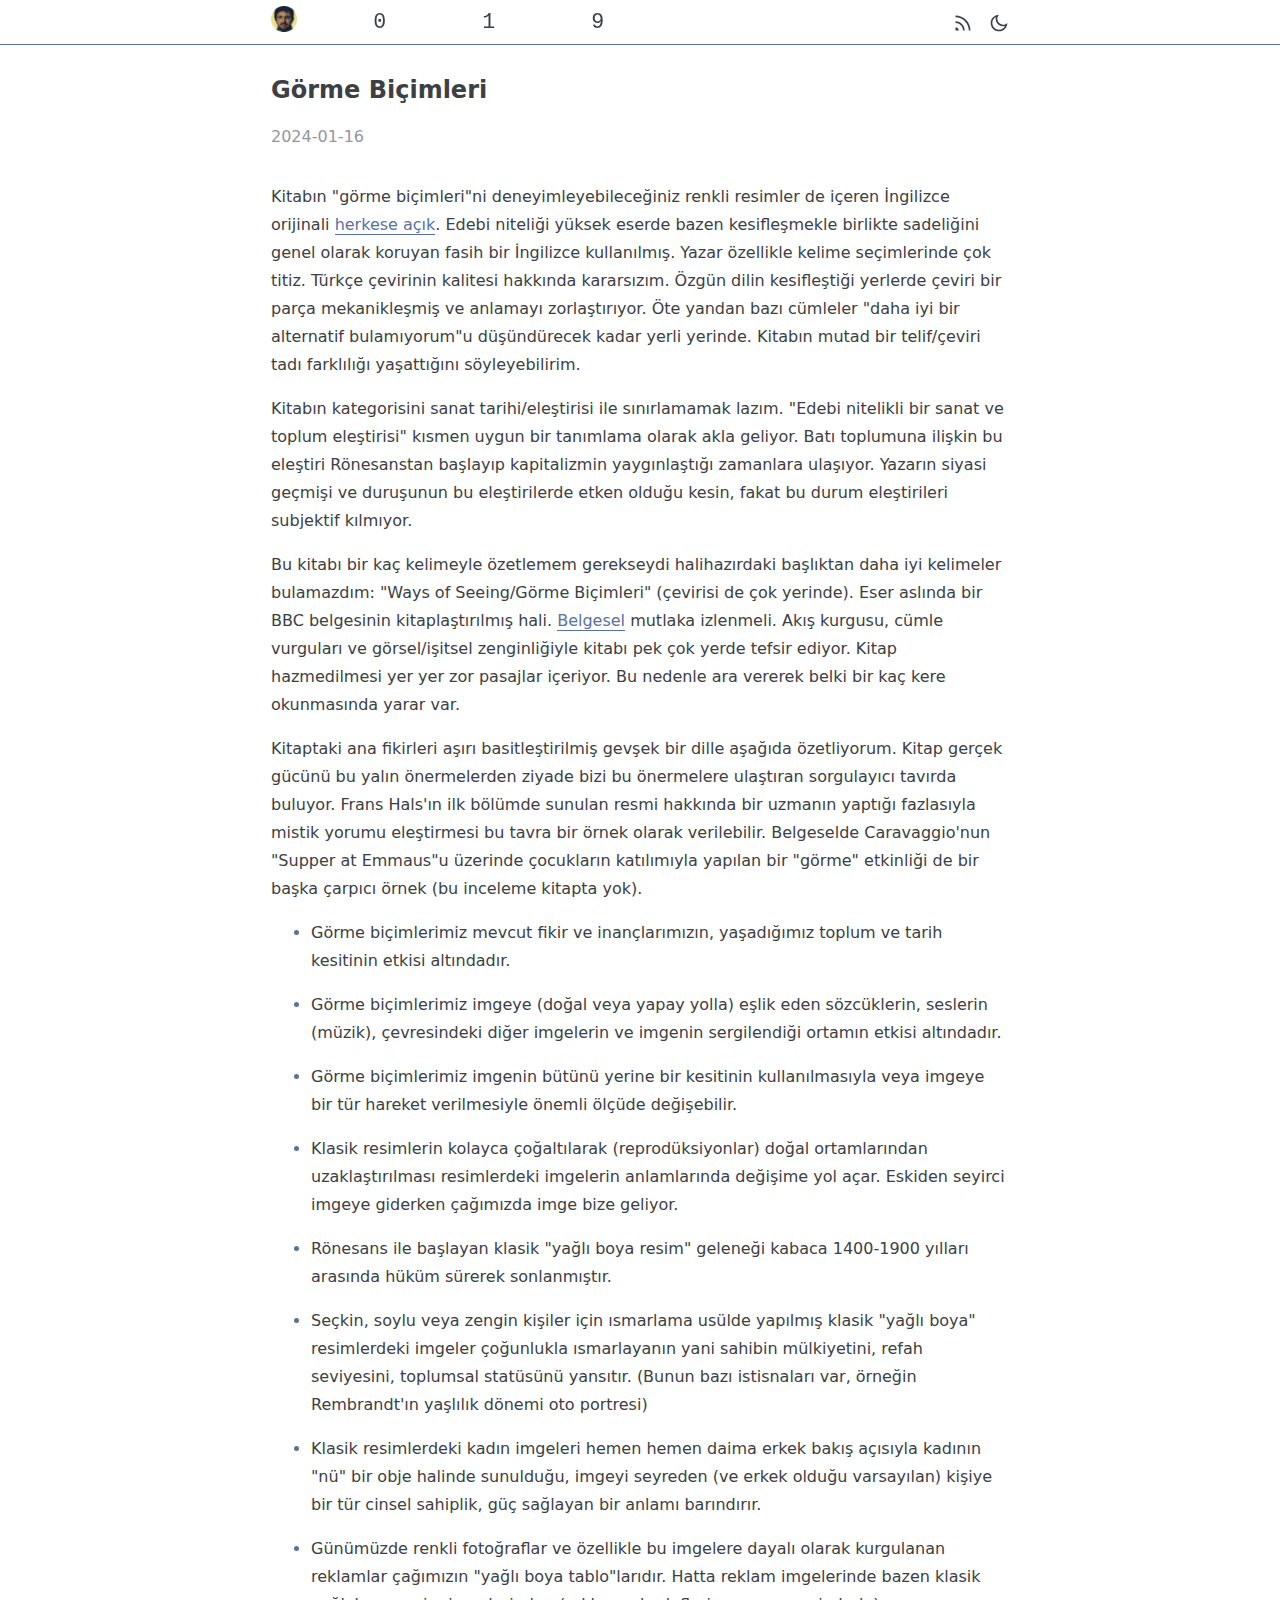
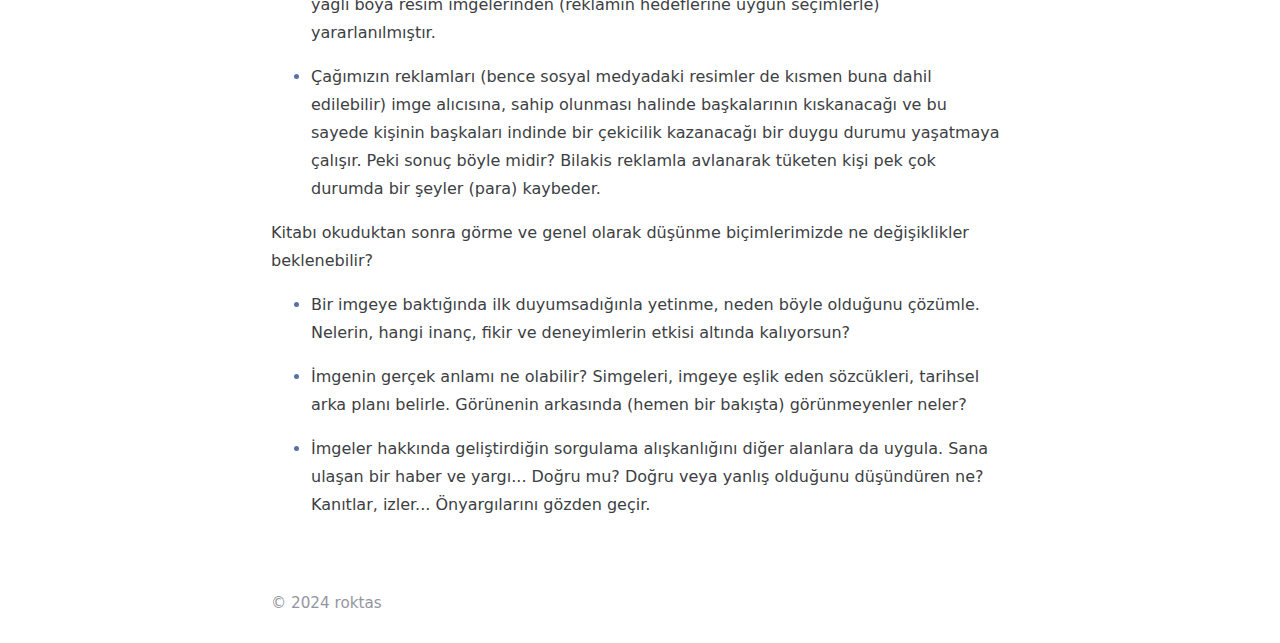
<file: 9/berger-2023/index.html>
<!doctype html><html lang=tr><head><meta charset=utf-8><meta content="width=device-width,initial-scale=1.0" name=viewport><meta content="light dark" name=color-scheme><title>Görme Biçimleri</title><link href=/img/favicon-32x32.png rel=icon sizes=32x32 type=image/png><link href=/img/favicon-16x16.png rel=icon sizes=16x16 type=image/png><link href=/img/apple-touch-icon.png rel=apple-touch-icon sizes=180x180><style>body{--primary-color:#5871a2;--primary-pale-color:#5871a210;--text-color:#3c4043;--text-pale-color:#94969f;--bg-color:#fff;--highlight-mark-color:#5f75b045;--callout-note-color:#5871a2;--callout-important-color:#8062b0;--callout-warning-color:#936e51;--callout-alert-color:#bc5252;--callout-question-color:#477389;--callout-tip-color:#3c8460}body.dark{--primary-color:#5d77ac;--primary-pale-color:#5d77ac20;--text-color:#9197a5;--text-pale-color:#747983;--bg-color:#202124;--highlight-mark-color:#5f75b045;--callout-note-color:#5d77ac;--callout-important-color:#8062b0;--callout-warning-color:#936e51;--callout-alert-color:#bc5252;--callout-question-color:#477389;--callout-tip-color:#3c8460}body{--main-font:ui-sans-serif,system-ui,-apple-system,BlinkMacSystemFont,"Segoe UI",Roboto,"Helvetica Neue",Arial,"Noto Sans",sans-serif,"Apple Color Emoji","Segoe UI Emoji","Segoe UI Symbol","Noto Color Emoji";--code-font:ui-monospace,SFMono-Regular,Menlo,Monaco,Consolas,"Liberation Mono","Courier New",monospace;--homepage-max-width:768px;--main-max-width:768px;--avatar-size:60px;--icon-size:20px;--homepage-font-size:16px;--homepage-line-height:1.75;--paragraph-font-size:16px;--paragraph-line-height:1.75;--aside-font-size:15px;--img-border-radius:0;--dark-mode-img-brightness:.75;--dark-mode-chart-brightness:.75;--inline-code-border-radius:2px;--inline-code-bg-color:var(--primary-pale-color);--block-code-border-radius:0;--block-code-border-color:var(--primary-color);--detail-border-color:var(--primary-color)}</style><link href=/main.css rel=stylesheet><link href=/hl-light.css id=hl rel=stylesheet><body class=post><script>const theme=sessionStorage.getItem('theme');const match=window.matchMedia("(prefers-color-scheme: dark)").matches;if(theme&&theme=='dark'||!theme&&match){document.body.classList.add('dark');const a=document.querySelector('link#hl');if(a)a.href='/hl-dark.css'}</script><header class=blur><div id=header-wrapper><nav><a class=instant href=/><img alt=avatar src=/images/roktas.png></a><button aria-label="toggle expand" class=separator id=toggler></button><span class="wrap left fold">{</span><div class=instant-group><a class=instant href=/0><code>0</code></a><span class="wrap-separator fold">,</span></div><div class=instant-group><a class=instant href=/1><code>1</code></a><span class="wrap-separator fold">,</span></div><div class=instant-group><a class=instant href=/9><code>9</code></a></div><span class="wrap right fold">} ;</span></nav><div id=btns><a aria-label="rss feed" href=/1/feed.xml id=rss-btn><svg viewbox="0 0 24 24" height=20 width=20 xmlns=http://www.w3.org/2000/svg><path d="M3 17C5.20914 17 7 18.7909 7 21H3V17ZM3 10C9.07513 10 14 14.9249 14 21H12C12 16.0294 7.97056 12 3 12V10ZM3 3C12.9411 3 21 11.0589 21 21H19C19 12.1634 11.8366 5 3 5V3Z" fill=currentColor></path></svg></a><button aria-label="theme switch" data-moon-icon='<svg xmlns="http://www.w3.org/2000/svg" viewBox="0 0 24 24" width="20" height="20"><path d="M10 7C10 10.866 13.134 14 17 14C18.9584 14 20.729 13.1957 21.9995 11.8995C22 11.933 22 11.9665 22 12C22 17.5228 17.5228 22 12 22C6.47715 22 2 17.5228 2 12C2 6.47715 6.47715 2 12 2C12.0335 2 12.067 2 12.1005 2.00049C10.8043 3.27098 10 5.04157 10 7ZM4 12C4 16.4183 7.58172 20 12 20C15.0583 20 17.7158 18.2839 19.062 15.7621C18.3945 15.9187 17.7035 16 17 16C12.0294 16 8 11.9706 8 7C8 6.29648 8.08133 5.60547 8.2379 4.938C5.71611 6.28423 4 8.9417 4 12Z" fill="currentColor"></path></svg>' data-sun-icon='<svg xmlns="http://www.w3.org/2000/svg" viewBox="0 0 24 24" width="20" height="20"><path d="M12 18C8.68629 18 6 15.3137 6 12C6 8.68629 8.68629 6 12 6C15.3137 6 18 8.68629 18 12C18 15.3137 15.3137 18 12 18ZM12 16C14.2091 16 16 14.2091 16 12C16 9.79086 14.2091 8 12 8C9.79086 8 8 9.79086 8 12C8 14.2091 9.79086 16 12 16ZM11 1H13V4H11V1ZM11 20H13V23H11V20ZM3.51472 4.92893L4.92893 3.51472L7.05025 5.63604L5.63604 7.05025L3.51472 4.92893ZM16.9497 18.364L18.364 16.9497L20.4853 19.0711L19.0711 20.4853L16.9497 18.364ZM19.0711 3.51472L20.4853 4.92893L18.364 7.05025L16.9497 5.63604L19.0711 3.51472ZM5.63604 16.9497L7.05025 18.364L4.92893 20.4853L3.51472 19.0711L5.63604 16.9497ZM23 11V13H20V11H23ZM4 11V13H1V11H4Z" fill="currentColor"></path></svg>' id=theme-toggle><svg viewbox="0 0 24 24" height=20 width=20 xmlns=http://www.w3.org/2000/svg><path d="M10 7C10 10.866 13.134 14 17 14C18.9584 14 20.729 13.1957 21.9995 11.8995C22 11.933 22 11.9665 22 12C22 17.5228 17.5228 22 12 22C6.47715 22 2 17.5228 2 12C2 6.47715 6.47715 2 12 2C12.0335 2 12.067 2 12.1005 2.00049C10.8043 3.27098 10 5.04157 10 7ZM4 12C4 16.4183 7.58172 20 12 20C15.0583 20 17.7158 18.2839 19.062 15.7621C18.3945 15.9187 17.7035 16 17 16C12.0294 16 8 11.9706 8 7C8 6.29648 8.08133 5.60547 8.2379 4.938C5.71611 6.28423 4 8.9417 4 12Z" fill=currentColor></path></svg></button><button aria-label="table of content" id=toc-toggle><svg viewbox="0 0 24 24" height=20 width=20 xmlns=http://www.w3.org/2000/svg><path d="M3 4H21V6H3V4ZM3 11H15V13H3V11ZM3 18H21V20H3V18Z" fill=currentColor></path></svg></button></div></div></header><dialog id=rss-mask><div><a href=https://roktas.dev/1/feed.xml>https://roktas.dev/1/feed.xml</a><button data-check-icon='<svg xmlns="http://www.w3.org/2000/svg" viewBox="0 0 24 24" width="20" height="20"><path d="M10.0007 15.1709L19.1931 5.97852L20.6073 7.39273L10.0007 17.9993L3.63672 11.6354L5.05093 10.2212L10.0007 15.1709Z" fill="currentColor"></path></svg>' data-copy-icon='<svg xmlns="http://www.w3.org/2000/svg" viewBox="0 0 24 24" width="20" height="20"><path d="M6.9998 6V3C6.9998 2.44772 7.44752 2 7.9998 2H19.9998C20.5521 2 20.9998 2.44772 20.9998 3V17C20.9998 17.5523 20.5521 18 19.9998 18H16.9998V20.9991C16.9998 21.5519 16.5499 22 15.993 22H4.00666C3.45059 22 3 21.5554 3 20.9991L3.0026 7.00087C3.0027 6.44811 3.45264 6 4.00942 6H6.9998ZM5.00242 8L5.00019 20H14.9998V8H5.00242ZM8.9998 6H16.9998V16H18.9998V4H8.9998V6Z" fill="currentColor"></path></svg>' aria-label=copy autofocus data-link=https://roktas.dev/1/feed.xml><svg viewbox="0 0 24 24" height=20 width=20 xmlns=http://www.w3.org/2000/svg><path d="M6.9998 6V3C6.9998 2.44772 7.44752 2 7.9998 2H19.9998C20.5521 2 20.9998 2.44772 20.9998 3V17C20.9998 17.5523 20.5521 18 19.9998 18H16.9998V20.9991C16.9998 21.5519 16.5499 22 15.993 22H4.00666C3.45059 22 3 21.5554 3 20.9991L3.0026 7.00087C3.0027 6.44811 3.45264 6 4.00942 6H6.9998ZM5.00242 8L5.00019 20H14.9998V8H5.00242ZM8.9998 6H16.9998V16H18.9998V4H8.9998V6Z" fill=currentColor></path></svg></button></div></dialog><div id=wrapper><div id=blank></div><aside><button aria-label="back to top" id=back-to-top><svg viewbox="0 0 24 24" height=24 width=24 xmlns=http://www.w3.org/2000/svg><path d="M11.9997 10.8284L7.04996 15.7782L5.63574 14.364L11.9997 8L18.3637 14.364L16.9495 15.7782L11.9997 10.8284Z" fill=currentColor></path></svg></button></aside><main><div><div data-check-icon='<svg xmlns="http://www.w3.org/2000/svg" viewBox="0 0 24 24" width="20" height="20"><path d="M10.0007 15.1709L19.1931 5.97852L20.6073 7.39273L10.0007 17.9993L3.63672 11.6354L5.05093 10.2212L10.0007 15.1709Z" fill="currentColor"></path></svg>' data-copy-icon='<svg xmlns="http://www.w3.org/2000/svg" viewBox="0 0 24 24" width="20" height="20"><path d="M6.9998 6V3C6.9998 2.44772 7.44752 2 7.9998 2H19.9998C20.5521 2 20.9998 2.44772 20.9998 3V17C20.9998 17.5523 20.5521 18 19.9998 18H16.9998V20.9991C16.9998 21.5519 16.5499 22 15.993 22H4.00666C3.45059 22 3 21.5554 3 20.9991L3.0026 7.00087C3.0027 6.44811 3.45264 6 4.00942 6H6.9998ZM5.00242 8L5.00019 20H14.9998V8H5.00242ZM8.9998 6H16.9998V16H18.9998V4H8.9998V6Z" fill="currentColor"></path></svg>' id=copy-cfg style=display:none></div><article data-backlink-icon='<svg xmlns="http://www.w3.org/2000/svg" viewBox="0 0 24 24" width="20" height="20"><path d="M9.41421 8L18.0208 16.6066L16.6066 18.0208L8 9.41421V17H6V6H17V8H9.41421Z" fill="currentColor"></path></svg>' class=prose><h1>Görme Biçimleri</h1><div id=post-info><div id=date><span id=publish>2024-01-16</span></div></div><p>Kitabın "görme biçimleri"ni deneyimleyebileceğiniz renkli resimler de içeren İngilizce orijinali <a rel="nofollow noreferrer" href=https://www.ways-of-seeing.com/>herkese açık</a>. Edebi niteliği yüksek eserde bazen kesifleşmekle birlikte sadeliğini genel olarak koruyan fasih bir İngilizce kullanılmış. Yazar özellikle kelime seçimlerinde çok titiz. Türkçe çevirinin kalitesi hakkında kararsızım. Özgün dilin kesifleştiği yerlerde çeviri bir parça mekanikleşmiş ve anlamayı zorlaştırıyor. Öte yandan bazı cümleler "daha iyi bir alternatif bulamıyorum"u düşündürecek kadar yerli yerinde. Kitabın mutad bir telif/çeviri tadı farklılığı yaşattığını söyleyebilirim.<p>Kitabın kategorisini sanat tarihi/eleştirisi ile sınırlamamak lazım. "Edebi nitelikli bir sanat ve toplum eleştirisi" kısmen uygun bir tanımlama olarak akla geliyor. Batı toplumuna ilişkin bu eleştiri Rönesanstan başlayıp kapitalizmin yaygınlaştığı zamanlara ulaşıyor. Yazarın siyasi geçmişi ve duruşunun bu eleştirilerde etken olduğu kesin, fakat bu durum eleştirileri subjektif kılmıyor.<p>Bu kitabı bir kaç kelimeyle özetlemem gerekseydi halihazırdaki başlıktan daha iyi kelimeler bulamazdım: "Ways of Seeing/Görme Biçimleri" (çevirisi de çok yerinde). Eser aslında bir BBC belgesinin kitaplaştırılmış hali. <a href="https://www.youtube.com/watch?v=q8IrtwUuIJM" rel="nofollow noreferrer">Belgesel</a> mutlaka izlenmeli. Akış kurgusu, cümle vurguları ve görsel/işitsel zenginliğiyle kitabı pek çok yerde tefsir ediyor. Kitap hazmedilmesi yer yer zor pasajlar içeriyor. Bu nedenle ara vererek belki bir kaç kere okunmasında yarar var.<p>Kitaptaki ana fikirleri aşırı basitleştirilmiş gevşek bir dille aşağıda özetliyorum. Kitap gerçek gücünü bu yalın önermelerden ziyade bizi bu önermelere ulaştıran sorgulayıcı tavırda buluyor. Frans Hals'ın ilk bölümde sunulan resmi hakkında bir uzmanın yaptığı fazlasıyla mistik yorumu eleştirmesi bu tavra bir örnek olarak verilebilir. Belgeselde Caravaggio'nun "Supper at Emmaus"u üzerinde çocukların katılımıyla yapılan bir "görme" etkinliği de bir başka çarpıcı örnek (bu inceleme kitapta yok).<ul><li><p>Görme biçimlerimiz mevcut fikir ve inançlarımızın, yaşadığımız toplum ve tarih kesitinin etkisi altındadır.</p><li><p>Görme biçimlerimiz imgeye (doğal veya yapay yolla) eşlik eden sözcüklerin, seslerin (müzik), çevresindeki diğer imgelerin ve imgenin sergilendiği ortamın etkisi altındadır.</p><li><p>Görme biçimlerimiz imgenin bütünü yerine bir kesitinin kullanılmasıyla veya imgeye bir tür hareket verilmesiyle önemli ölçüde değişebilir.</p><li><p>Klasik resimlerin kolayca çoğaltılarak (reprodüksiyonlar) doğal ortamlarından uzaklaştırılması resimlerdeki imgelerin anlamlarında değişime yol açar. Eskiden seyirci imgeye giderken çağımızda imge bize geliyor.</p><li><p>Rönesans ile başlayan klasik "yağlı boya resim" geleneği kabaca 1400-1900 yılları arasında hüküm sürerek sonlanmıştır.</p><li><p>Seçkin, soylu veya zengin kişiler için ısmarlama usülde yapılmış klasik "yağlı boya" resimlerdeki imgeler çoğunlukla ısmarlayanın yani sahibin mülkiyetini, refah seviyesini, toplumsal statüsünü yansıtır. (Bunun bazı istisnaları var, örneğin Rembrandt'ın yaşlılık dönemi oto portresi)</p><li><p>Klasik resimlerdeki kadın imgeleri hemen hemen daima erkek bakış açısıyla kadının "nü" bir obje halinde sunulduğu, imgeyi seyreden (ve erkek olduğu varsayılan) kişiye bir tür cinsel sahiplik, güç sağlayan bir anlamı barındırır.</p><li><p>Günümüzde renkli fotoğraflar ve özellikle bu imgelere dayalı olarak kurgulanan reklamlar çağımızın "yağlı boya tablo"larıdır. Hatta reklam imgelerinde bazen klasik yağlı boya resim imgelerinden (reklamın hedeflerine uygun seçimlerle) yararlanılmıştır.</p><li><p>Çağımızın reklamları (bence sosyal medyadaki resimler de kısmen buna dahil edilebilir) imge alıcısına, sahip olunması halinde başkalarının kıskanacağı ve bu sayede kişinin başkaları indinde bir çekicilik kazanacağı bir duygu durumu yaşatmaya çalışır. Peki sonuç böyle midir? Bilakis reklamla avlanarak tüketen kişi pek çok durumda bir şeyler (para) kaybeder.</p></ul><p>Kitabı okuduktan sonra görme ve genel olarak düşünme biçimlerimizde ne değişiklikler beklenebilir?<ul><li><p>Bir imgeye baktığında ilk duyumsadığınla yetinme, neden böyle olduğunu çözümle. Nelerin, hangi inanç, fikir ve deneyimlerin etkisi altında kalıyorsun?</p><li><p>İmgenin gerçek anlamı ne olabilir? Simgeleri, imgeye eşlik eden sözcükleri, tarihsel arka planı belirle. Görünenin arkasında (hemen bir bakışta) görünmeyenler neler?</p><li><p>İmgeler hakkında geliştirdiğin sorgulama alışkanlığını diğer alanlara da uygula. Sana ulaşan bir haber ve yargı... Doğru mu? Doğru veya yanlış olduğunu düşündüren ne? Kanıtlar, izler... Önyargılarını gözden geçir.</p></ul></article></div><footer><div class=copyright><p>© 2024 roktas</div></footer></main></div><script src=/js/lightense.min.js></script><script src=/js/main.js></script>
</file>
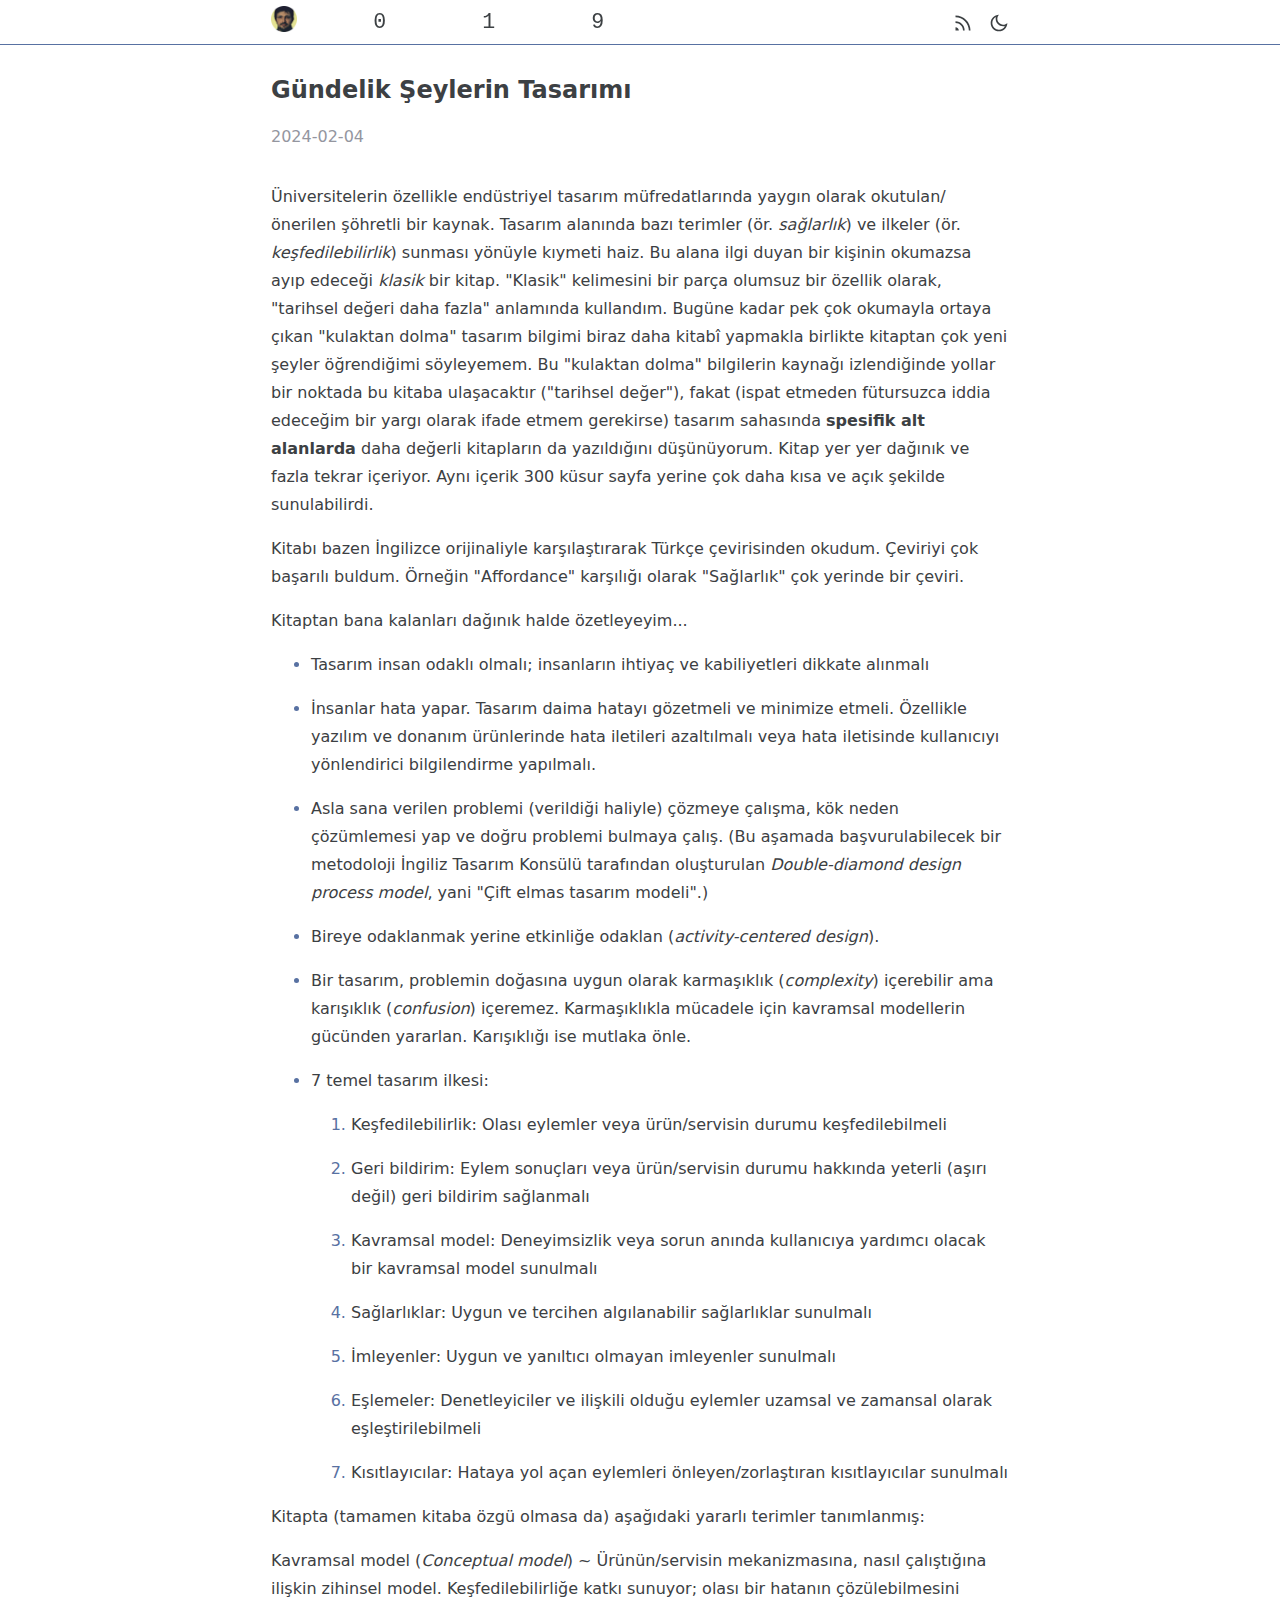
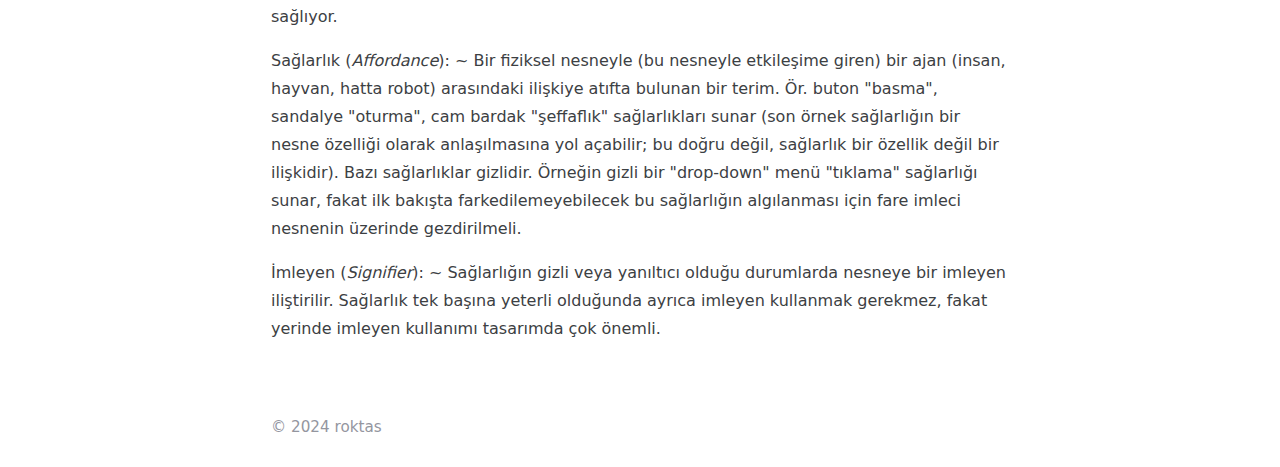
<file: 9/norman-2017/index.html>
<!doctype html><html lang=tr><head><meta charset=utf-8><meta content="width=device-width,initial-scale=1.0" name=viewport><meta content="light dark" name=color-scheme><title>Gündelik Şeylerin Tasarımı</title><link href=/img/favicon-32x32.png rel=icon sizes=32x32 type=image/png><link href=/img/favicon-16x16.png rel=icon sizes=16x16 type=image/png><link href=/img/apple-touch-icon.png rel=apple-touch-icon sizes=180x180><style>body{--primary-color:#5871a2;--primary-pale-color:#5871a210;--text-color:#3c4043;--text-pale-color:#94969f;--bg-color:#fff;--highlight-mark-color:#5f75b045;--callout-note-color:#5871a2;--callout-important-color:#8062b0;--callout-warning-color:#936e51;--callout-alert-color:#bc5252;--callout-question-color:#477389;--callout-tip-color:#3c8460}body.dark{--primary-color:#5d77ac;--primary-pale-color:#5d77ac20;--text-color:#9197a5;--text-pale-color:#747983;--bg-color:#202124;--highlight-mark-color:#5f75b045;--callout-note-color:#5d77ac;--callout-important-color:#8062b0;--callout-warning-color:#936e51;--callout-alert-color:#bc5252;--callout-question-color:#477389;--callout-tip-color:#3c8460}body{--main-font:ui-sans-serif,system-ui,-apple-system,BlinkMacSystemFont,"Segoe UI",Roboto,"Helvetica Neue",Arial,"Noto Sans",sans-serif,"Apple Color Emoji","Segoe UI Emoji","Segoe UI Symbol","Noto Color Emoji";--code-font:ui-monospace,SFMono-Regular,Menlo,Monaco,Consolas,"Liberation Mono","Courier New",monospace;--homepage-max-width:768px;--main-max-width:768px;--avatar-size:60px;--icon-size:20px;--homepage-font-size:16px;--homepage-line-height:1.75;--paragraph-font-size:16px;--paragraph-line-height:1.75;--aside-font-size:15px;--img-border-radius:0;--dark-mode-img-brightness:.75;--dark-mode-chart-brightness:.75;--inline-code-border-radius:2px;--inline-code-bg-color:var(--primary-pale-color);--block-code-border-radius:0;--block-code-border-color:var(--primary-color);--detail-border-color:var(--primary-color)}</style><link href=/main.css rel=stylesheet><link href=/hl-light.css id=hl rel=stylesheet><body class=post><script>const theme=sessionStorage.getItem('theme');const match=window.matchMedia("(prefers-color-scheme: dark)").matches;if(theme&&theme=='dark'||!theme&&match){document.body.classList.add('dark');const a=document.querySelector('link#hl');if(a)a.href='/hl-dark.css'}</script><header class=blur><div id=header-wrapper><nav><a class=instant href=/><img alt=avatar src=/images/roktas.png></a><button aria-label="toggle expand" class=separator id=toggler></button><span class="wrap left fold">{</span><div class=instant-group><a class=instant href=/0><code>0</code></a><span class="wrap-separator fold">,</span></div><div class=instant-group><a class=instant href=/1><code>1</code></a><span class="wrap-separator fold">,</span></div><div class=instant-group><a class=instant href=/9><code>9</code></a></div><span class="wrap right fold">} ;</span></nav><div id=btns><a aria-label="rss feed" href=/1/feed.xml id=rss-btn><svg viewbox="0 0 24 24" height=20 width=20 xmlns=http://www.w3.org/2000/svg><path d="M3 17C5.20914 17 7 18.7909 7 21H3V17ZM3 10C9.07513 10 14 14.9249 14 21H12C12 16.0294 7.97056 12 3 12V10ZM3 3C12.9411 3 21 11.0589 21 21H19C19 12.1634 11.8366 5 3 5V3Z" fill=currentColor></path></svg></a><button aria-label="theme switch" data-moon-icon='<svg xmlns="http://www.w3.org/2000/svg" viewBox="0 0 24 24" width="20" height="20"><path d="M10 7C10 10.866 13.134 14 17 14C18.9584 14 20.729 13.1957 21.9995 11.8995C22 11.933 22 11.9665 22 12C22 17.5228 17.5228 22 12 22C6.47715 22 2 17.5228 2 12C2 6.47715 6.47715 2 12 2C12.0335 2 12.067 2 12.1005 2.00049C10.8043 3.27098 10 5.04157 10 7ZM4 12C4 16.4183 7.58172 20 12 20C15.0583 20 17.7158 18.2839 19.062 15.7621C18.3945 15.9187 17.7035 16 17 16C12.0294 16 8 11.9706 8 7C8 6.29648 8.08133 5.60547 8.2379 4.938C5.71611 6.28423 4 8.9417 4 12Z" fill="currentColor"></path></svg>' data-sun-icon='<svg xmlns="http://www.w3.org/2000/svg" viewBox="0 0 24 24" width="20" height="20"><path d="M12 18C8.68629 18 6 15.3137 6 12C6 8.68629 8.68629 6 12 6C15.3137 6 18 8.68629 18 12C18 15.3137 15.3137 18 12 18ZM12 16C14.2091 16 16 14.2091 16 12C16 9.79086 14.2091 8 12 8C9.79086 8 8 9.79086 8 12C8 14.2091 9.79086 16 12 16ZM11 1H13V4H11V1ZM11 20H13V23H11V20ZM3.51472 4.92893L4.92893 3.51472L7.05025 5.63604L5.63604 7.05025L3.51472 4.92893ZM16.9497 18.364L18.364 16.9497L20.4853 19.0711L19.0711 20.4853L16.9497 18.364ZM19.0711 3.51472L20.4853 4.92893L18.364 7.05025L16.9497 5.63604L19.0711 3.51472ZM5.63604 16.9497L7.05025 18.364L4.92893 20.4853L3.51472 19.0711L5.63604 16.9497ZM23 11V13H20V11H23ZM4 11V13H1V11H4Z" fill="currentColor"></path></svg>' id=theme-toggle><svg viewbox="0 0 24 24" height=20 width=20 xmlns=http://www.w3.org/2000/svg><path d="M10 7C10 10.866 13.134 14 17 14C18.9584 14 20.729 13.1957 21.9995 11.8995C22 11.933 22 11.9665 22 12C22 17.5228 17.5228 22 12 22C6.47715 22 2 17.5228 2 12C2 6.47715 6.47715 2 12 2C12.0335 2 12.067 2 12.1005 2.00049C10.8043 3.27098 10 5.04157 10 7ZM4 12C4 16.4183 7.58172 20 12 20C15.0583 20 17.7158 18.2839 19.062 15.7621C18.3945 15.9187 17.7035 16 17 16C12.0294 16 8 11.9706 8 7C8 6.29648 8.08133 5.60547 8.2379 4.938C5.71611 6.28423 4 8.9417 4 12Z" fill=currentColor></path></svg></button><button aria-label="table of content" id=toc-toggle><svg viewbox="0 0 24 24" height=20 width=20 xmlns=http://www.w3.org/2000/svg><path d="M3 4H21V6H3V4ZM3 11H15V13H3V11ZM3 18H21V20H3V18Z" fill=currentColor></path></svg></button></div></div></header><dialog id=rss-mask><div><a href=https://roktas.dev/1/feed.xml>https://roktas.dev/1/feed.xml</a><button data-check-icon='<svg xmlns="http://www.w3.org/2000/svg" viewBox="0 0 24 24" width="20" height="20"><path d="M10.0007 15.1709L19.1931 5.97852L20.6073 7.39273L10.0007 17.9993L3.63672 11.6354L5.05093 10.2212L10.0007 15.1709Z" fill="currentColor"></path></svg>' data-copy-icon='<svg xmlns="http://www.w3.org/2000/svg" viewBox="0 0 24 24" width="20" height="20"><path d="M6.9998 6V3C6.9998 2.44772 7.44752 2 7.9998 2H19.9998C20.5521 2 20.9998 2.44772 20.9998 3V17C20.9998 17.5523 20.5521 18 19.9998 18H16.9998V20.9991C16.9998 21.5519 16.5499 22 15.993 22H4.00666C3.45059 22 3 21.5554 3 20.9991L3.0026 7.00087C3.0027 6.44811 3.45264 6 4.00942 6H6.9998ZM5.00242 8L5.00019 20H14.9998V8H5.00242ZM8.9998 6H16.9998V16H18.9998V4H8.9998V6Z" fill="currentColor"></path></svg>' aria-label=copy autofocus data-link=https://roktas.dev/1/feed.xml><svg viewbox="0 0 24 24" height=20 width=20 xmlns=http://www.w3.org/2000/svg><path d="M6.9998 6V3C6.9998 2.44772 7.44752 2 7.9998 2H19.9998C20.5521 2 20.9998 2.44772 20.9998 3V17C20.9998 17.5523 20.5521 18 19.9998 18H16.9998V20.9991C16.9998 21.5519 16.5499 22 15.993 22H4.00666C3.45059 22 3 21.5554 3 20.9991L3.0026 7.00087C3.0027 6.44811 3.45264 6 4.00942 6H6.9998ZM5.00242 8L5.00019 20H14.9998V8H5.00242ZM8.9998 6H16.9998V16H18.9998V4H8.9998V6Z" fill=currentColor></path></svg></button></div></dialog><div id=wrapper><div id=blank></div><aside><button aria-label="back to top" id=back-to-top><svg viewbox="0 0 24 24" height=24 width=24 xmlns=http://www.w3.org/2000/svg><path d="M11.9997 10.8284L7.04996 15.7782L5.63574 14.364L11.9997 8L18.3637 14.364L16.9495 15.7782L11.9997 10.8284Z" fill=currentColor></path></svg></button></aside><main><div><div data-check-icon='<svg xmlns="http://www.w3.org/2000/svg" viewBox="0 0 24 24" width="20" height="20"><path d="M10.0007 15.1709L19.1931 5.97852L20.6073 7.39273L10.0007 17.9993L3.63672 11.6354L5.05093 10.2212L10.0007 15.1709Z" fill="currentColor"></path></svg>' data-copy-icon='<svg xmlns="http://www.w3.org/2000/svg" viewBox="0 0 24 24" width="20" height="20"><path d="M6.9998 6V3C6.9998 2.44772 7.44752 2 7.9998 2H19.9998C20.5521 2 20.9998 2.44772 20.9998 3V17C20.9998 17.5523 20.5521 18 19.9998 18H16.9998V20.9991C16.9998 21.5519 16.5499 22 15.993 22H4.00666C3.45059 22 3 21.5554 3 20.9991L3.0026 7.00087C3.0027 6.44811 3.45264 6 4.00942 6H6.9998ZM5.00242 8L5.00019 20H14.9998V8H5.00242ZM8.9998 6H16.9998V16H18.9998V4H8.9998V6Z" fill="currentColor"></path></svg>' id=copy-cfg style=display:none></div><article data-backlink-icon='<svg xmlns="http://www.w3.org/2000/svg" viewBox="0 0 24 24" width="20" height="20"><path d="M9.41421 8L18.0208 16.6066L16.6066 18.0208L8 9.41421V17H6V6H17V8H9.41421Z" fill="currentColor"></path></svg>' class=prose><h1>Gündelik Şeylerin Tasarımı</h1><div id=post-info><div id=date><span id=publish>2024-02-04</span></div></div><p>Üniversitelerin özellikle endüstriyel tasarım müfredatlarında yaygın olarak okutulan/önerilen şöhretli bir kaynak. Tasarım alanında bazı terimler (ör. <em>sağlarlık</em>) ve ilkeler (ör. <em>keşfedilebilirlik</em>) sunması yönüyle kıymeti haiz. Bu alana ilgi duyan bir kişinin okumazsa ayıp edeceği <em>klasik</em> bir kitap. "Klasik" kelimesini bir parça olumsuz bir özellik olarak, "tarihsel değeri daha fazla" anlamında kullandım. Bugüne kadar pek çok okumayla ortaya çıkan "kulaktan dolma" tasarım bilgimi biraz daha kitabî yapmakla birlikte kitaptan çok yeni şeyler öğrendiğimi söyleyemem. Bu "kulaktan dolma" bilgilerin kaynağı izlendiğinde yollar bir noktada bu kitaba ulaşacaktır ("tarihsel değer"), fakat (ispat etmeden fütursuzca iddia edeceğim bir yargı olarak ifade etmem gerekirse) tasarım sahasında <strong>spesifik alt alanlarda</strong> daha değerli kitapların da yazıldığını düşünüyorum. Kitap yer yer dağınık ve fazla tekrar içeriyor. Aynı içerik 300 küsur sayfa yerine çok daha kısa ve açık şekilde sunulabilirdi.<p>Kitabı bazen İngilizce orijinaliyle karşılaştırarak Türkçe çevirisinden okudum. Çeviriyi çok başarılı buldum. Örneğin "Affordance" karşılığı olarak "Sağlarlık" çok yerinde bir çeviri.<p>Kitaptan bana kalanları dağınık halde özetleyeyim...<ul><li><p>Tasarım insan odaklı olmalı; insanların ihtiyaç ve kabiliyetleri dikkate alınmalı</p><li><p>İnsanlar hata yapar. Tasarım daima hatayı gözetmeli ve minimize etmeli. Özellikle yazılım ve donanım ürünlerinde hata iletileri azaltılmalı veya hata iletisinde kullanıcıyı yönlendirici bilgilendirme yapılmalı.</p><li><p>Asla sana verilen problemi (verildiği haliyle) çözmeye çalışma, kök neden çözümlemesi yap ve doğru problemi bulmaya çalış. (Bu aşamada başvurulabilecek bir metodoloji İngiliz Tasarım Konsülü tarafından oluşturulan <em>Double-diamond design process model</em>, yani "Çift elmas tasarım modeli".)</p><li><p>Bireye odaklanmak yerine etkinliğe odaklan (<em>activity-centered design</em>).</p><li><p>Bir tasarım, problemin doğasına uygun olarak karmaşıklık (<em>complexity</em>) içerebilir ama karışıklık (<em>confusion</em>) içeremez. Karmaşıklıkla mücadele için kavramsal modellerin gücünden yararlan. Karışıklığı ise mutlaka önle.</p><li><p>7 temel tasarım ilkesi:</p> <ol><li><p>Keşfedilebilirlik: Olası eylemler veya ürün/servisin durumu keşfedilebilmeli</p><li><p>Geri bildirim: Eylem sonuçları veya ürün/servisin durumu hakkında yeterli (aşırı değil) geri bildirim sağlanmalı</p><li><p>Kavramsal model: Deneyimsizlik veya sorun anında kullanıcıya yardımcı olacak bir kavramsal model sunulmalı</p><li><p>Sağlarlıklar: Uygun ve tercihen algılanabilir sağlarlıklar sunulmalı</p><li><p>İmleyenler: Uygun ve yanıltıcı olmayan imleyenler sunulmalı</p><li><p>Eşlemeler: Denetleyiciler ve ilişkili olduğu eylemler uzamsal ve zamansal olarak eşleştirilebilmeli</p><li><p>Kısıtlayıcılar: Hataya yol açan eylemleri önleyen/zorlaştıran kısıtlayıcılar sunulmalı</p></ol></ul><p>Kitapta (tamamen kitaba özgü olmasa da) aşağıdaki yararlı terimler tanımlanmış:<p>Kavramsal model (<em>Conceptual model</em>) ~ Ürünün/servisin mekanizmasına, nasıl çalıştığına ilişkin zihinsel model. Keşfedilebilirliğe katkı sunuyor; olası bir hatanın çözülebilmesini sağlıyor.<p>Sağlarlık (<em>Affordance</em>): ~ Bir fiziksel nesneyle (bu nesneyle etkileşime giren) bir ajan (insan, hayvan, hatta robot) arasındaki ilişkiye atıfta bulunan bir terim. Ör. buton "basma", sandalye "oturma", cam bardak "şeffaflık" sağlarlıkları sunar (son örnek sağlarlığın bir nesne özelliği olarak anlaşılmasına yol açabilir; bu doğru değil, sağlarlık bir özellik değil bir ilişkidir). Bazı sağlarlıklar gizlidir. Örneğin gizli bir "drop-down" menü "tıklama" sağlarlığı sunar, fakat ilk bakışta farkedilemeyebilecek bu sağlarlığın algılanması için fare imleci nesnenin üzerinde gezdirilmeli.<p>İmleyen (<em>Signifier</em>): ~ Sağlarlığın gizli veya yanıltıcı olduğu durumlarda nesneye bir imleyen iliştirilir. Sağlarlık tek başına yeterli olduğunda ayrıca imleyen kullanmak gerekmez, fakat yerinde imleyen kullanımı tasarımda çok önemli.</article></div><footer><div class=copyright><p>© 2024 roktas</div></footer></main></div><script src=/js/lightense.min.js></script><script src=/js/main.js></script>
</file>
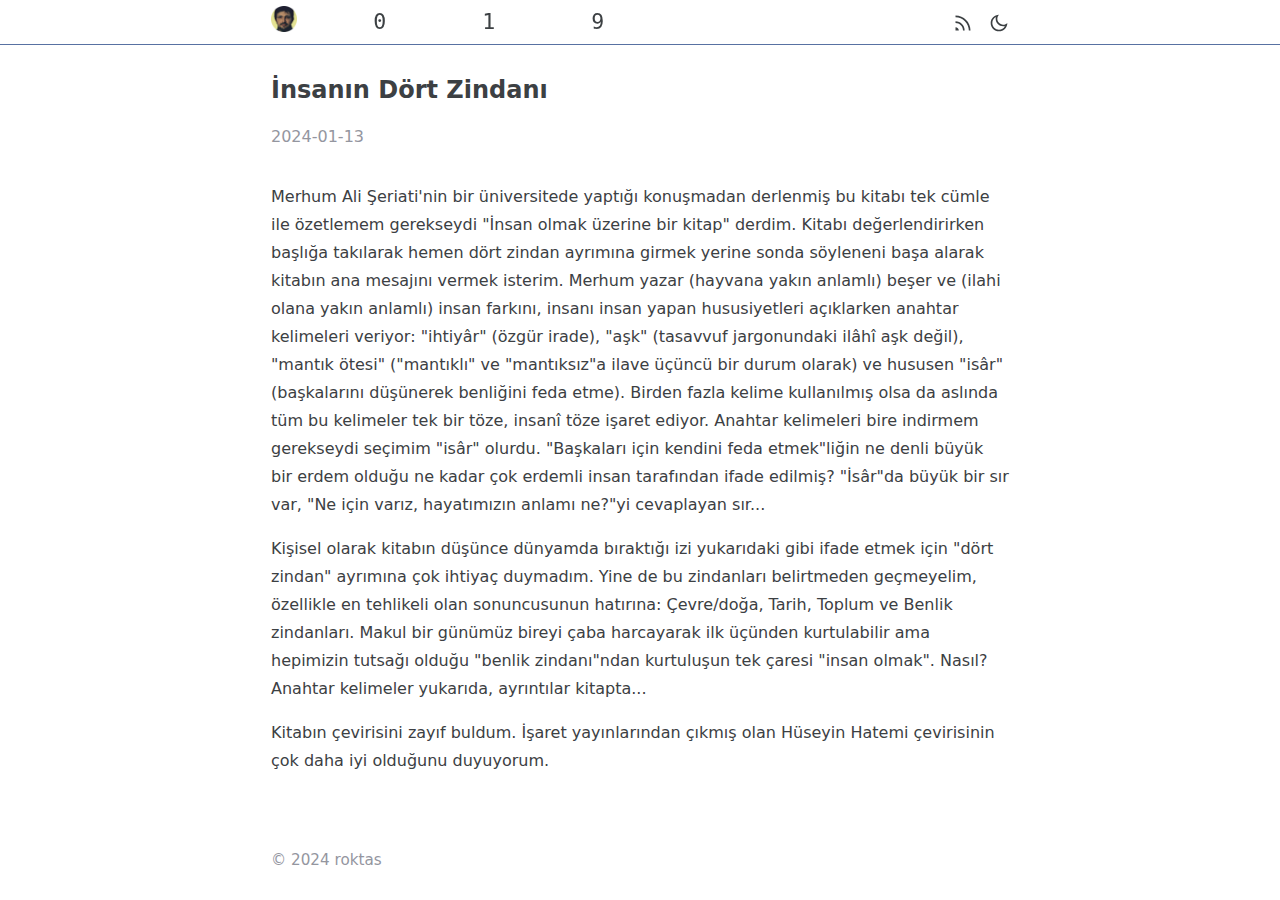
<file: 9/seriati-2023/index.html>
<!doctype html><html lang=tr><head><meta charset=utf-8><meta content="width=device-width,initial-scale=1.0" name=viewport><meta content="light dark" name=color-scheme><title>İnsanın Dört Zindanı</title><link href=/img/favicon-32x32.png rel=icon sizes=32x32 type=image/png><link href=/img/favicon-16x16.png rel=icon sizes=16x16 type=image/png><link href=/img/apple-touch-icon.png rel=apple-touch-icon sizes=180x180><style>body{--primary-color:#5871a2;--primary-pale-color:#5871a210;--text-color:#3c4043;--text-pale-color:#94969f;--bg-color:#fff;--highlight-mark-color:#5f75b045;--callout-note-color:#5871a2;--callout-important-color:#8062b0;--callout-warning-color:#936e51;--callout-alert-color:#bc5252;--callout-question-color:#477389;--callout-tip-color:#3c8460}body.dark{--primary-color:#5d77ac;--primary-pale-color:#5d77ac20;--text-color:#9197a5;--text-pale-color:#747983;--bg-color:#202124;--highlight-mark-color:#5f75b045;--callout-note-color:#5d77ac;--callout-important-color:#8062b0;--callout-warning-color:#936e51;--callout-alert-color:#bc5252;--callout-question-color:#477389;--callout-tip-color:#3c8460}body{--main-font:ui-sans-serif,system-ui,-apple-system,BlinkMacSystemFont,"Segoe UI",Roboto,"Helvetica Neue",Arial,"Noto Sans",sans-serif,"Apple Color Emoji","Segoe UI Emoji","Segoe UI Symbol","Noto Color Emoji";--code-font:ui-monospace,SFMono-Regular,Menlo,Monaco,Consolas,"Liberation Mono","Courier New",monospace;--homepage-max-width:768px;--main-max-width:768px;--avatar-size:60px;--icon-size:20px;--homepage-font-size:16px;--homepage-line-height:1.75;--paragraph-font-size:16px;--paragraph-line-height:1.75;--aside-font-size:15px;--img-border-radius:0;--dark-mode-img-brightness:.75;--dark-mode-chart-brightness:.75;--inline-code-border-radius:2px;--inline-code-bg-color:var(--primary-pale-color);--block-code-border-radius:0;--block-code-border-color:var(--primary-color);--detail-border-color:var(--primary-color)}</style><link href=/main.css rel=stylesheet><link href=/hl-light.css id=hl rel=stylesheet><body class=post><script>const theme=sessionStorage.getItem('theme');const match=window.matchMedia("(prefers-color-scheme: dark)").matches;if(theme&&theme=='dark'||!theme&&match){document.body.classList.add('dark');const a=document.querySelector('link#hl');if(a)a.href='/hl-dark.css'}</script><header class=blur><div id=header-wrapper><nav><a class=instant href=/><img alt=avatar src=/images/roktas.png></a><button aria-label="toggle expand" class=separator id=toggler></button><span class="wrap left fold">{</span><div class=instant-group><a class=instant href=/0><code>0</code></a><span class="wrap-separator fold">,</span></div><div class=instant-group><a class=instant href=/1><code>1</code></a><span class="wrap-separator fold">,</span></div><div class=instant-group><a class=instant href=/9><code>9</code></a></div><span class="wrap right fold">} ;</span></nav><div id=btns><a aria-label="rss feed" href=/1/feed.xml id=rss-btn><svg viewbox="0 0 24 24" height=20 width=20 xmlns=http://www.w3.org/2000/svg><path d="M3 17C5.20914 17 7 18.7909 7 21H3V17ZM3 10C9.07513 10 14 14.9249 14 21H12C12 16.0294 7.97056 12 3 12V10ZM3 3C12.9411 3 21 11.0589 21 21H19C19 12.1634 11.8366 5 3 5V3Z" fill=currentColor></path></svg></a><button aria-label="theme switch" data-moon-icon='<svg xmlns="http://www.w3.org/2000/svg" viewBox="0 0 24 24" width="20" height="20"><path d="M10 7C10 10.866 13.134 14 17 14C18.9584 14 20.729 13.1957 21.9995 11.8995C22 11.933 22 11.9665 22 12C22 17.5228 17.5228 22 12 22C6.47715 22 2 17.5228 2 12C2 6.47715 6.47715 2 12 2C12.0335 2 12.067 2 12.1005 2.00049C10.8043 3.27098 10 5.04157 10 7ZM4 12C4 16.4183 7.58172 20 12 20C15.0583 20 17.7158 18.2839 19.062 15.7621C18.3945 15.9187 17.7035 16 17 16C12.0294 16 8 11.9706 8 7C8 6.29648 8.08133 5.60547 8.2379 4.938C5.71611 6.28423 4 8.9417 4 12Z" fill="currentColor"></path></svg>' data-sun-icon='<svg xmlns="http://www.w3.org/2000/svg" viewBox="0 0 24 24" width="20" height="20"><path d="M12 18C8.68629 18 6 15.3137 6 12C6 8.68629 8.68629 6 12 6C15.3137 6 18 8.68629 18 12C18 15.3137 15.3137 18 12 18ZM12 16C14.2091 16 16 14.2091 16 12C16 9.79086 14.2091 8 12 8C9.79086 8 8 9.79086 8 12C8 14.2091 9.79086 16 12 16ZM11 1H13V4H11V1ZM11 20H13V23H11V20ZM3.51472 4.92893L4.92893 3.51472L7.05025 5.63604L5.63604 7.05025L3.51472 4.92893ZM16.9497 18.364L18.364 16.9497L20.4853 19.0711L19.0711 20.4853L16.9497 18.364ZM19.0711 3.51472L20.4853 4.92893L18.364 7.05025L16.9497 5.63604L19.0711 3.51472ZM5.63604 16.9497L7.05025 18.364L4.92893 20.4853L3.51472 19.0711L5.63604 16.9497ZM23 11V13H20V11H23ZM4 11V13H1V11H4Z" fill="currentColor"></path></svg>' id=theme-toggle><svg viewbox="0 0 24 24" height=20 width=20 xmlns=http://www.w3.org/2000/svg><path d="M10 7C10 10.866 13.134 14 17 14C18.9584 14 20.729 13.1957 21.9995 11.8995C22 11.933 22 11.9665 22 12C22 17.5228 17.5228 22 12 22C6.47715 22 2 17.5228 2 12C2 6.47715 6.47715 2 12 2C12.0335 2 12.067 2 12.1005 2.00049C10.8043 3.27098 10 5.04157 10 7ZM4 12C4 16.4183 7.58172 20 12 20C15.0583 20 17.7158 18.2839 19.062 15.7621C18.3945 15.9187 17.7035 16 17 16C12.0294 16 8 11.9706 8 7C8 6.29648 8.08133 5.60547 8.2379 4.938C5.71611 6.28423 4 8.9417 4 12Z" fill=currentColor></path></svg></button><button aria-label="table of content" id=toc-toggle><svg viewbox="0 0 24 24" height=20 width=20 xmlns=http://www.w3.org/2000/svg><path d="M3 4H21V6H3V4ZM3 11H15V13H3V11ZM3 18H21V20H3V18Z" fill=currentColor></path></svg></button></div></div></header><dialog id=rss-mask><div><a href=https://roktas.dev/1/feed.xml>https://roktas.dev/1/feed.xml</a><button data-check-icon='<svg xmlns="http://www.w3.org/2000/svg" viewBox="0 0 24 24" width="20" height="20"><path d="M10.0007 15.1709L19.1931 5.97852L20.6073 7.39273L10.0007 17.9993L3.63672 11.6354L5.05093 10.2212L10.0007 15.1709Z" fill="currentColor"></path></svg>' data-copy-icon='<svg xmlns="http://www.w3.org/2000/svg" viewBox="0 0 24 24" width="20" height="20"><path d="M6.9998 6V3C6.9998 2.44772 7.44752 2 7.9998 2H19.9998C20.5521 2 20.9998 2.44772 20.9998 3V17C20.9998 17.5523 20.5521 18 19.9998 18H16.9998V20.9991C16.9998 21.5519 16.5499 22 15.993 22H4.00666C3.45059 22 3 21.5554 3 20.9991L3.0026 7.00087C3.0027 6.44811 3.45264 6 4.00942 6H6.9998ZM5.00242 8L5.00019 20H14.9998V8H5.00242ZM8.9998 6H16.9998V16H18.9998V4H8.9998V6Z" fill="currentColor"></path></svg>' aria-label=copy autofocus data-link=https://roktas.dev/1/feed.xml><svg viewbox="0 0 24 24" height=20 width=20 xmlns=http://www.w3.org/2000/svg><path d="M6.9998 6V3C6.9998 2.44772 7.44752 2 7.9998 2H19.9998C20.5521 2 20.9998 2.44772 20.9998 3V17C20.9998 17.5523 20.5521 18 19.9998 18H16.9998V20.9991C16.9998 21.5519 16.5499 22 15.993 22H4.00666C3.45059 22 3 21.5554 3 20.9991L3.0026 7.00087C3.0027 6.44811 3.45264 6 4.00942 6H6.9998ZM5.00242 8L5.00019 20H14.9998V8H5.00242ZM8.9998 6H16.9998V16H18.9998V4H8.9998V6Z" fill=currentColor></path></svg></button></div></dialog><div id=wrapper><div id=blank></div><aside><button aria-label="back to top" id=back-to-top><svg viewbox="0 0 24 24" height=24 width=24 xmlns=http://www.w3.org/2000/svg><path d="M11.9997 10.8284L7.04996 15.7782L5.63574 14.364L11.9997 8L18.3637 14.364L16.9495 15.7782L11.9997 10.8284Z" fill=currentColor></path></svg></button></aside><main><div><div data-check-icon='<svg xmlns="http://www.w3.org/2000/svg" viewBox="0 0 24 24" width="20" height="20"><path d="M10.0007 15.1709L19.1931 5.97852L20.6073 7.39273L10.0007 17.9993L3.63672 11.6354L5.05093 10.2212L10.0007 15.1709Z" fill="currentColor"></path></svg>' data-copy-icon='<svg xmlns="http://www.w3.org/2000/svg" viewBox="0 0 24 24" width="20" height="20"><path d="M6.9998 6V3C6.9998 2.44772 7.44752 2 7.9998 2H19.9998C20.5521 2 20.9998 2.44772 20.9998 3V17C20.9998 17.5523 20.5521 18 19.9998 18H16.9998V20.9991C16.9998 21.5519 16.5499 22 15.993 22H4.00666C3.45059 22 3 21.5554 3 20.9991L3.0026 7.00087C3.0027 6.44811 3.45264 6 4.00942 6H6.9998ZM5.00242 8L5.00019 20H14.9998V8H5.00242ZM8.9998 6H16.9998V16H18.9998V4H8.9998V6Z" fill="currentColor"></path></svg>' id=copy-cfg style=display:none></div><article data-backlink-icon='<svg xmlns="http://www.w3.org/2000/svg" viewBox="0 0 24 24" width="20" height="20"><path d="M9.41421 8L18.0208 16.6066L16.6066 18.0208L8 9.41421V17H6V6H17V8H9.41421Z" fill="currentColor"></path></svg>' class=prose><h1>İnsanın Dört Zindanı</h1><div id=post-info><div id=date><span id=publish>2024-01-13</span></div></div><p>Merhum Ali Şeriati'nin bir üniversitede yaptığı konuşmadan derlenmiş bu kitabı tek cümle ile özetlemem gerekseydi "İnsan olmak üzerine bir kitap" derdim. Kitabı değerlendirirken başlığa takılarak hemen dört zindan ayrımına girmek yerine sonda söyleneni başa alarak kitabın ana mesajını vermek isterim. Merhum yazar (hayvana yakın anlamlı) beşer ve (ilahi olana yakın anlamlı) insan farkını, insanı insan yapan hususiyetleri açıklarken anahtar kelimeleri veriyor: "ihtiyâr" (özgür irade), "aşk" (tasavvuf jargonundaki ilâhî aşk değil), "mantık ötesi" ("mantıklı" ve "mantıksız"a ilave üçüncü bir durum olarak) ve hususen "isâr" (başkalarını düşünerek benliğini feda etme). Birden fazla kelime kullanılmış olsa da aslında tüm bu kelimeler tek bir töze, insanî töze işaret ediyor. Anahtar kelimeleri bire indirmem gerekseydi seçimim "isâr" olurdu. "Başkaları için kendini feda etmek"liğin ne denli büyük bir erdem olduğu ne kadar çok erdemli insan tarafından ifade edilmiş? "İsâr"da büyük bir sır var, "Ne için varız, hayatımızın anlamı ne?"yi cevaplayan sır...<p>Kişisel olarak kitabın düşünce dünyamda bıraktığı izi yukarıdaki gibi ifade etmek için "dört zindan" ayrımına çok ihtiyaç duymadım. Yine de bu zindanları belirtmeden geçmeyelim, özellikle en tehlikeli olan sonuncusunun hatırına: Çevre/doğa, Tarih, Toplum ve Benlik zindanları. Makul bir günümüz bireyi çaba harcayarak ilk üçünden kurtulabilir ama hepimizin tutsağı olduğu "benlik zindanı"ndan kurtuluşun tek çaresi "insan olmak". Nasıl? Anahtar kelimeler yukarıda, ayrıntılar kitapta...<p>Kitabın çevirisini zayıf buldum. İşaret yayınlarından çıkmış olan Hüseyin Hatemi çevirisinin çok daha iyi olduğunu duyuyorum.</article></div><footer><div class=copyright><p>© 2024 roktas</div></footer></main></div><script src=/js/lightense.min.js></script><script src=/js/main.js></script>
</file>
